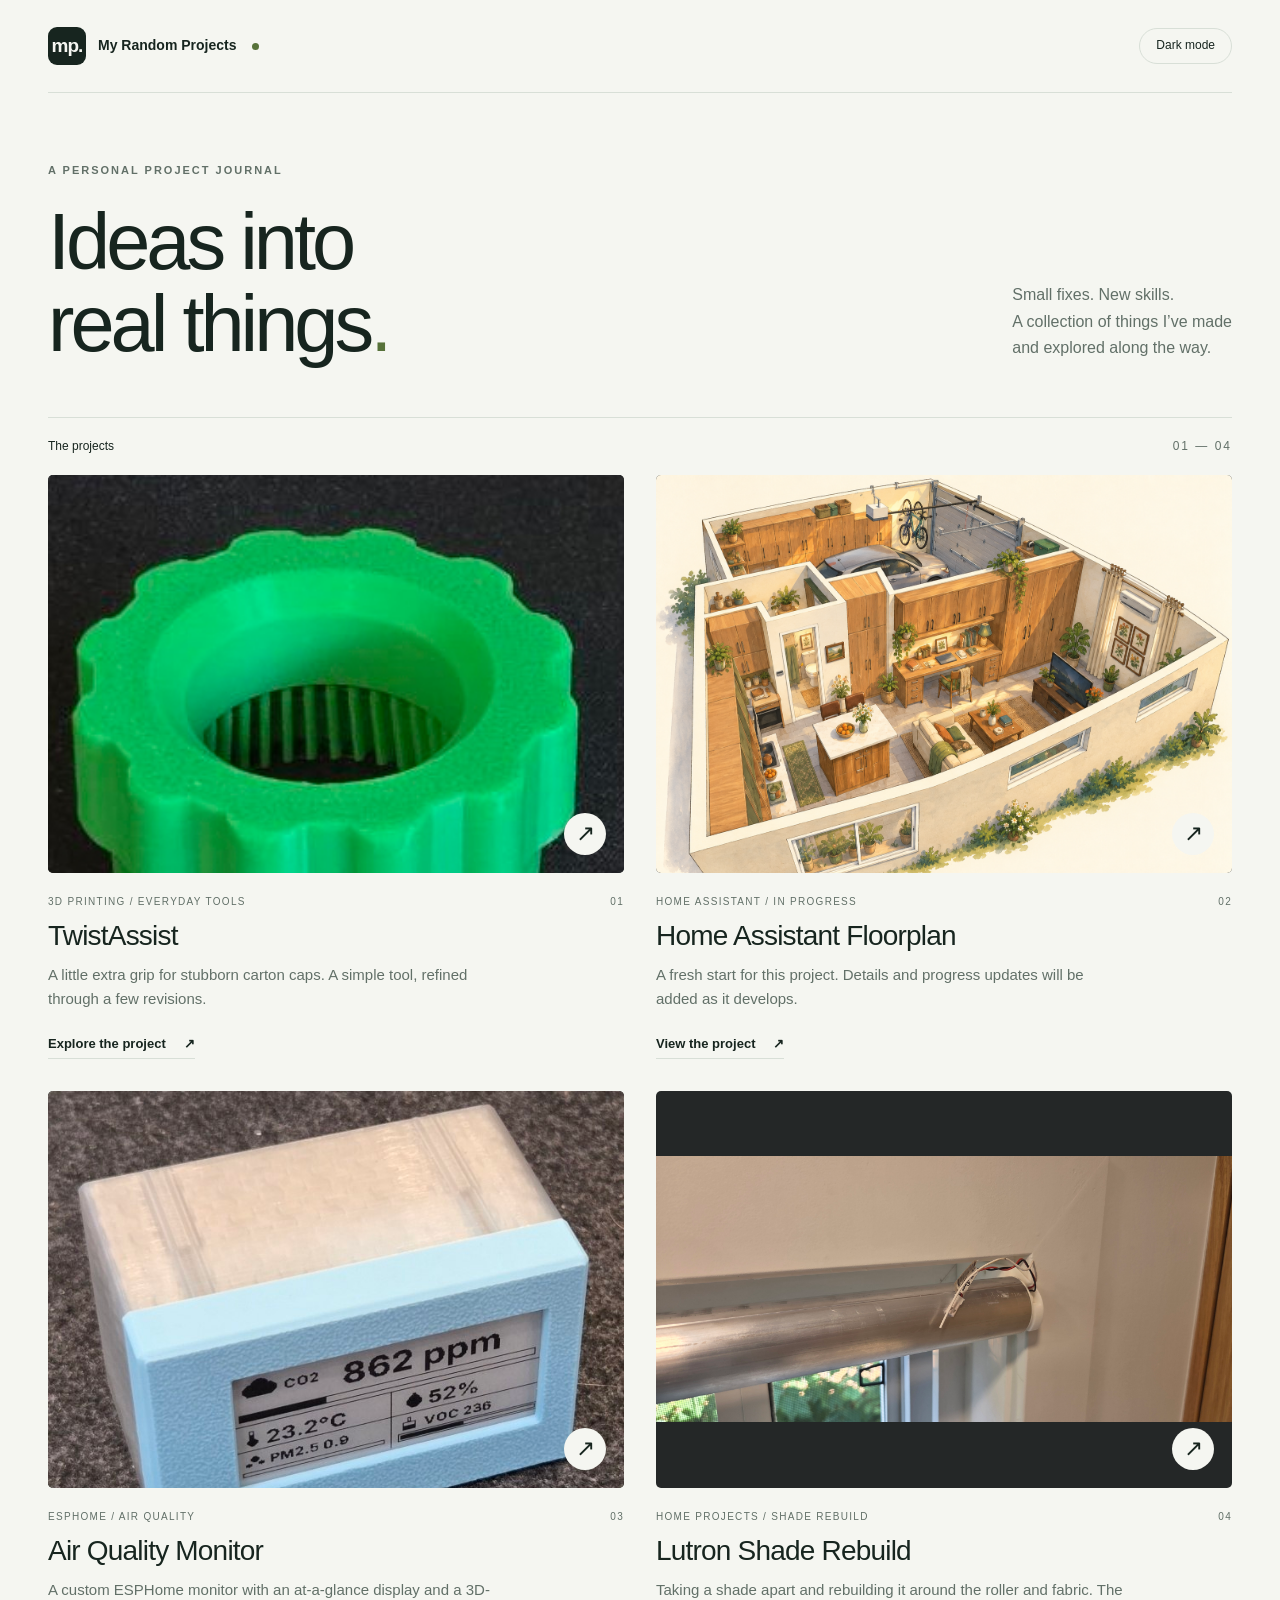
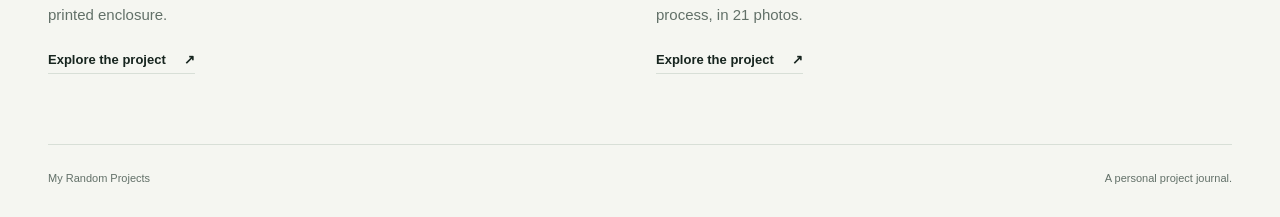
<file: index.html>
<!doctype html>
<html lang="en">
<head>
<meta charset="utf-8"><meta name="viewport" content="width=device-width, initial-scale=1">
<meta name="description" content="A personal collection of practical projects: TwistAssist, a Home Assistant floorplan, an ESPHome air quality monitor, and a Lutron shade rebuild."><meta name="color-scheme" content="light dark">
<title>The collection — My Random Projects</title>
<link rel="stylesheet" href="style.css"><script src="theme.js"></script>
<link rel="icon" type="image/svg+xml" href="favicon.svg">
</head>
<body><a class="skip" href="#content">Skip to content</a>
<div class="shell"><header class="site-header"><a class="brand" href="index.html"><span class="brand-mark" aria-hidden="true">mp.</span> My Random Projects<span class="brand-dot" aria-hidden="true"></span></a><button class="theme-toggle" type="button" aria-pressed="false" hidden>Dark mode</button></header>
<main id="content"><section class="page-head"><div><p class="eyebrow">A personal project journal</p><h1>Ideas into<br>real things<span class="accent">.</span></h1></div><p class="intro">Small fixes. New skills.<br>A collection of things I’ve made<br>and explored along the way.</p></section>
<div class="section-label"><h2>The projects</h2><span>01 — 04</span></div>
<section class="gallery" aria-label="Projects">
<a class="card" href="twistassist.html"><div class="photo cap"><img src="images/cartoncap/cappreview.jpg" alt="Green 3D-printed TwistAssist carton cap opener" width="322" height="314"><span class="image-arrow" aria-hidden="true">↗</span></div><div class="card-top"><span>3D printing / Everyday tools</span><span>01</span></div><h2>TwistAssist</h2><p>A little extra grip for stubborn carton caps. A simple tool, refined through a few revisions.</p><span class="text-link">Explore the project <span aria-hidden="true">↗</span></span></a>
<a class="card" href="hassfloorplan.html"><div class="photo"><img src="images/floorplan/suite-image.png" alt="Illustrated floorplan of the suite and garage, showing the kitchen, living area, desk, and bathroom" width="1451" height="1084"><span class="image-arrow" aria-hidden="true">↗</span></div><div class="card-top"><span>Home Assistant / In progress</span><span>02</span></div><h2>Home Assistant Floorplan</h2><p>A fresh start for this project. Details and progress updates will be added as it develops.</p><span class="text-link">View the project <span aria-hidden="true">↗</span></span></a>
<a class="card" href="air-quality-monitor.html"><div class="photo"><img src="images/air-quality/finished-monitor.jpg" alt="ESPHome air quality monitor in a blue and translucent printed enclosure" width="678" height="584"><span class="image-arrow" aria-hidden="true">↗</span></div><div class="card-top"><span>ESPHome / Air quality</span><span>03</span></div><h2>Air Quality Monitor</h2><p>A custom ESPHome monitor with an at-a-glance display and a 3D-printed enclosure.</p><span class="text-link">Explore the project <span aria-hidden="true">↗</span></span></a>
<a class="card" href="lutron-shade.html"><div class="photo"><img src="images/lutron-shade/20260803_164523.jpg" alt="Bare Lutron roller fitted to new window mounts" loading="lazy"><span class="image-arrow" aria-hidden="true">↗</span></div><div class="card-top"><span>Home projects / Shade rebuild</span><span>04</span></div><h2>Lutron Shade Rebuild</h2><p>Taking a shade apart and rebuilding it around the roller and fabric. The process, in 21 photos.</p><span class="text-link">Explore the project <span aria-hidden="true">↗</span></span></a></section></main>
<footer><a href="index.html">My Random Projects</a><span>A personal project journal.</span></footer></div>
</body></html>
</file>
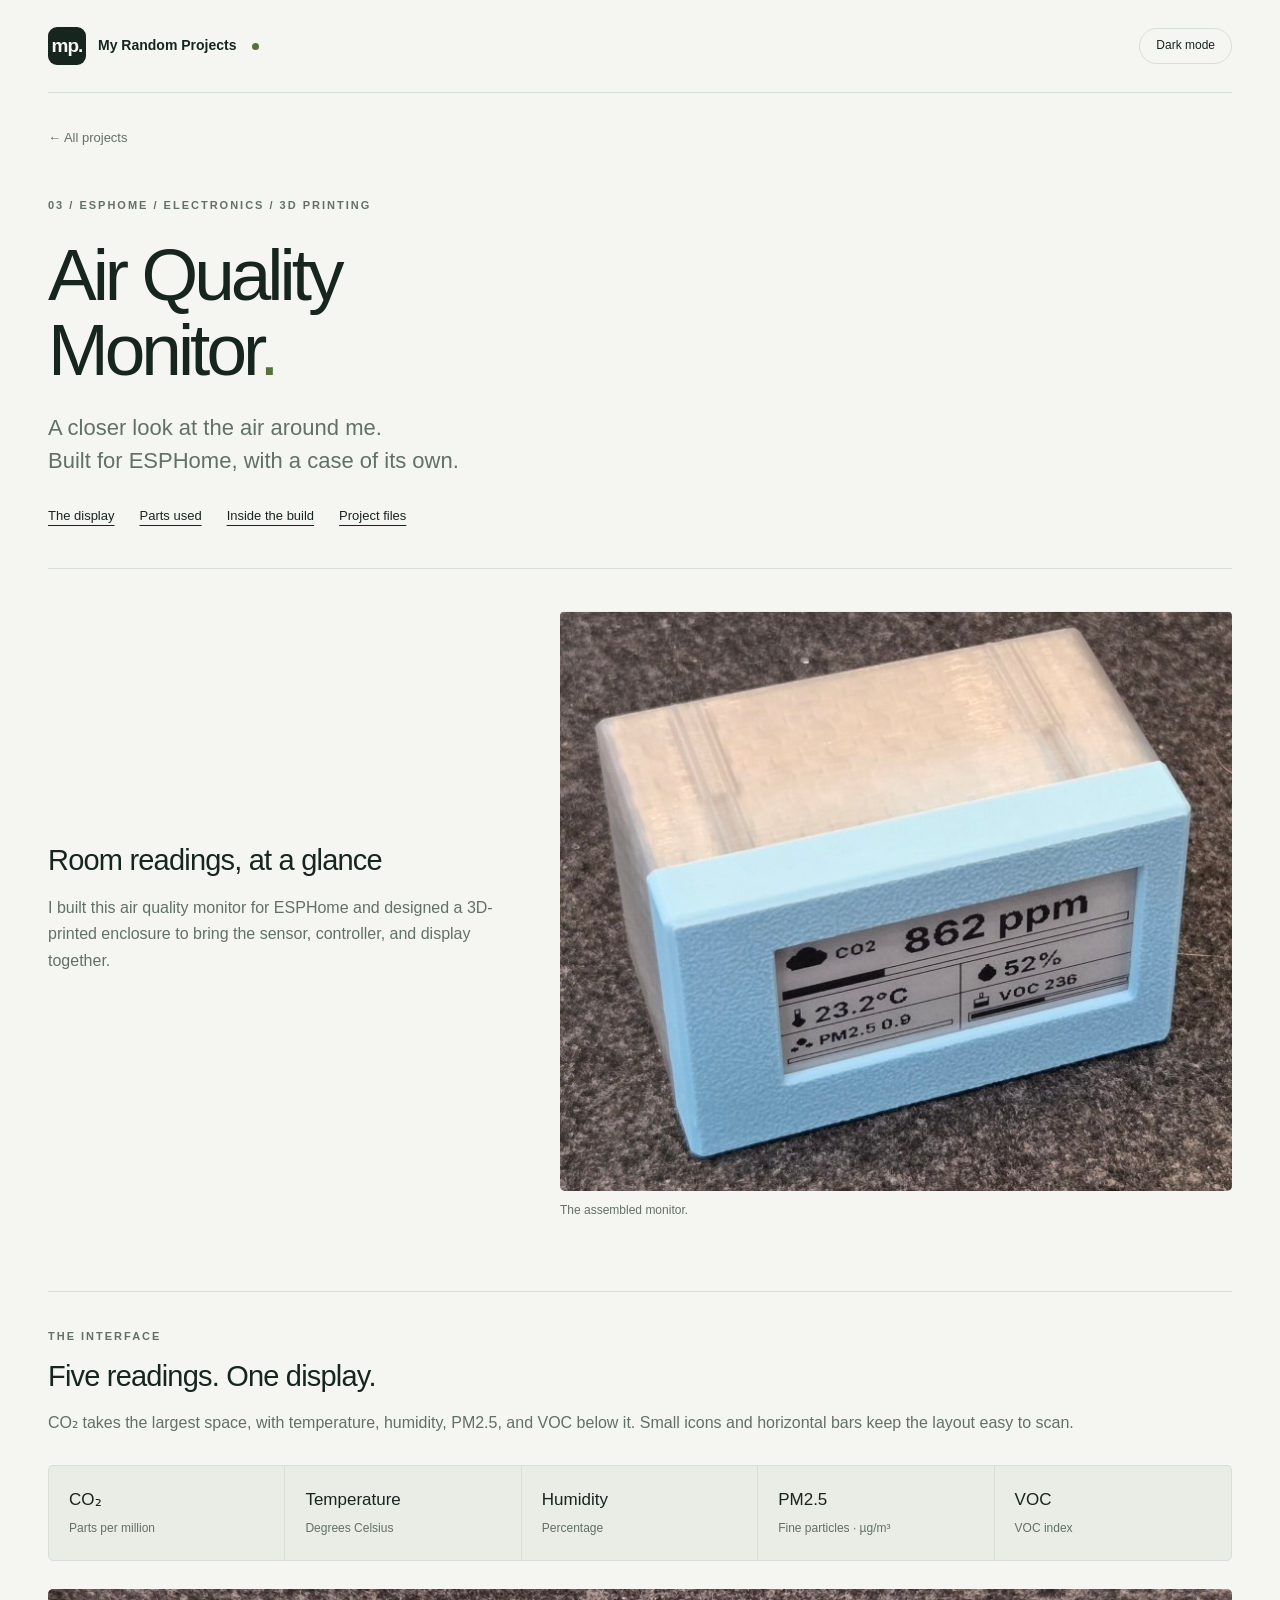
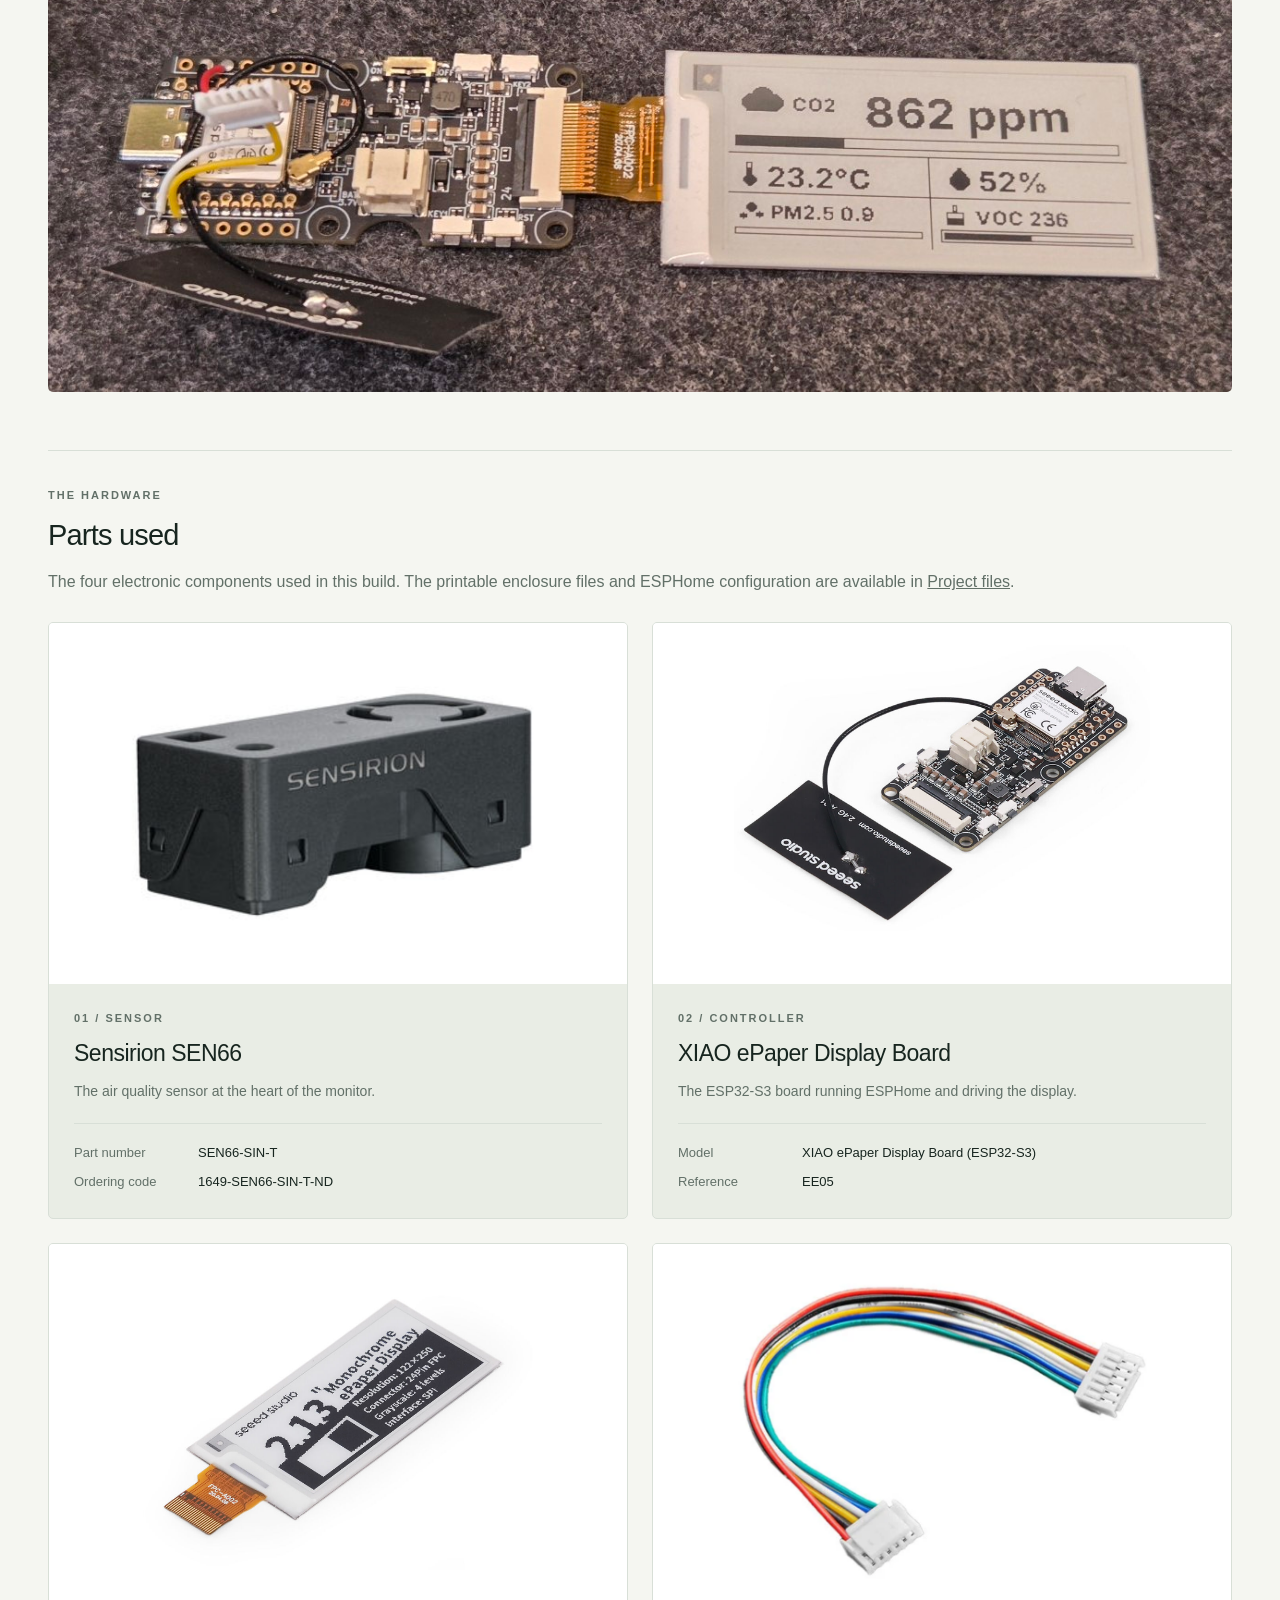
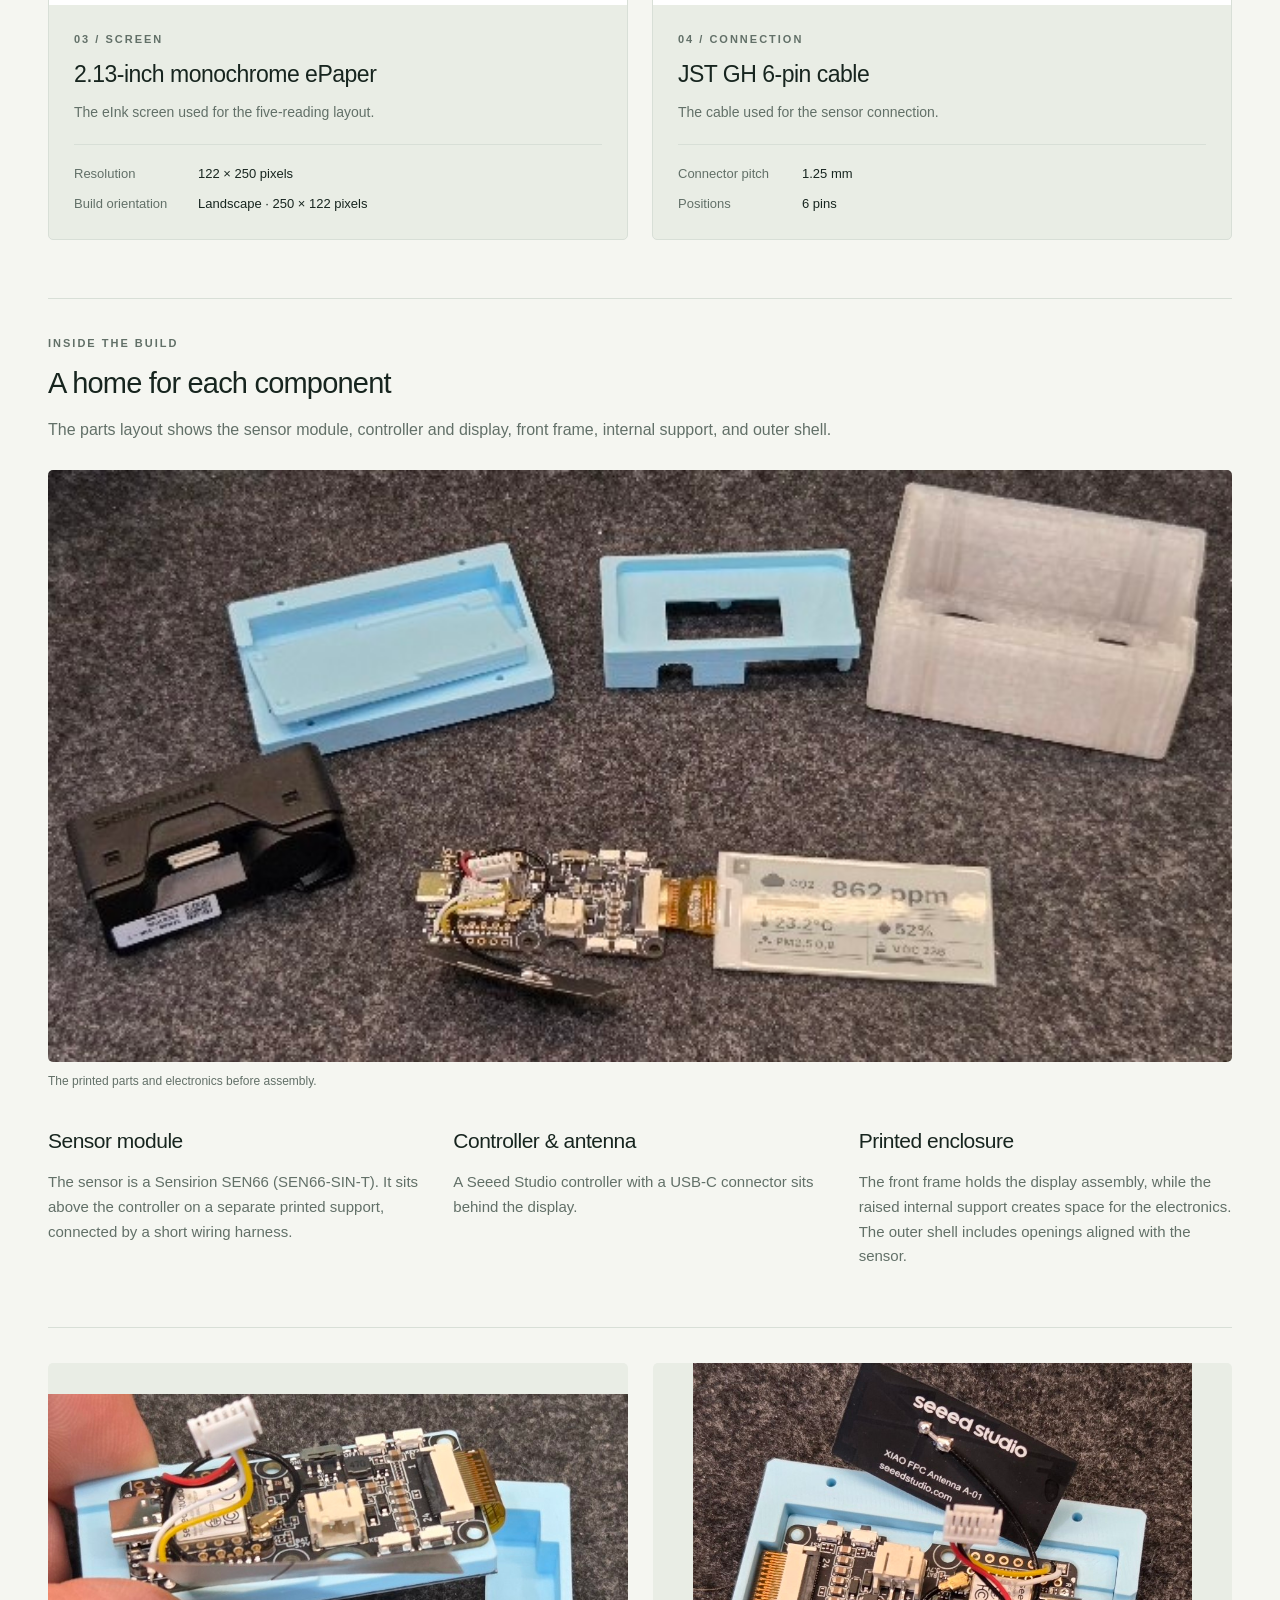
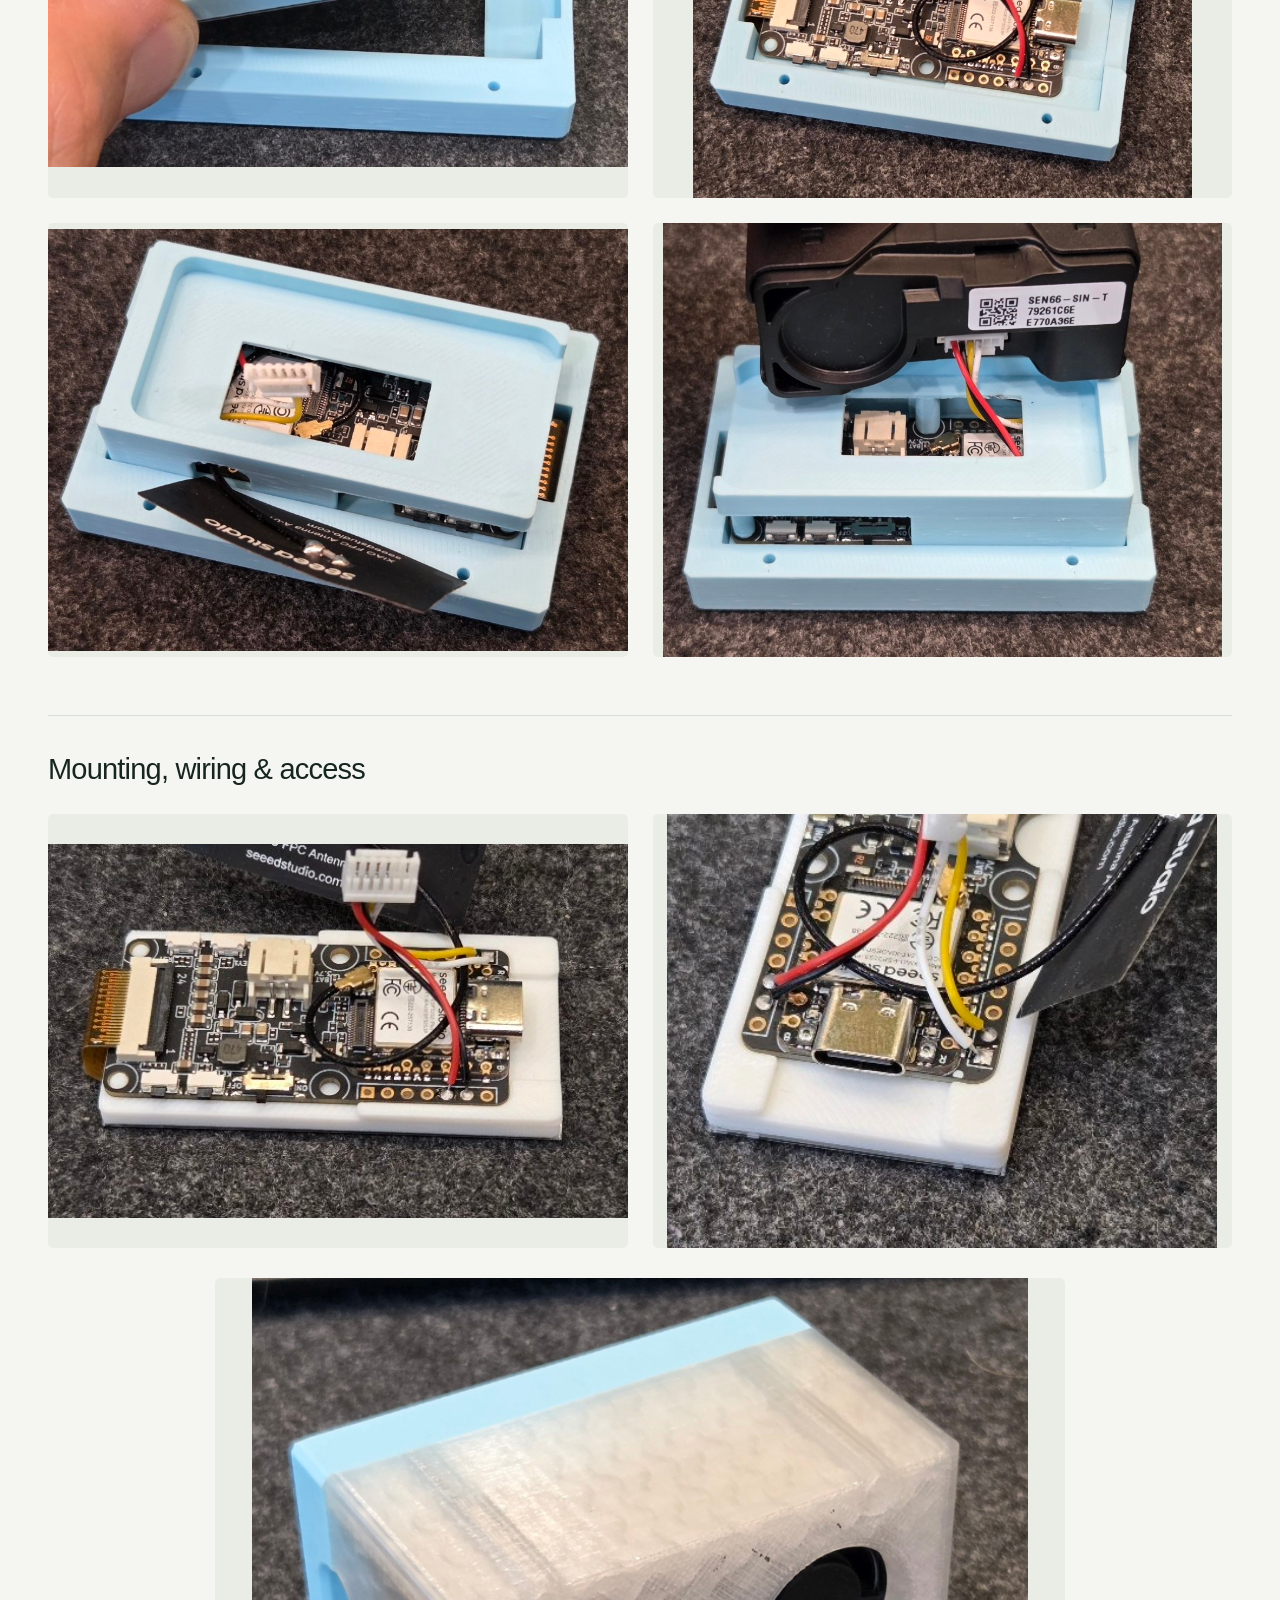
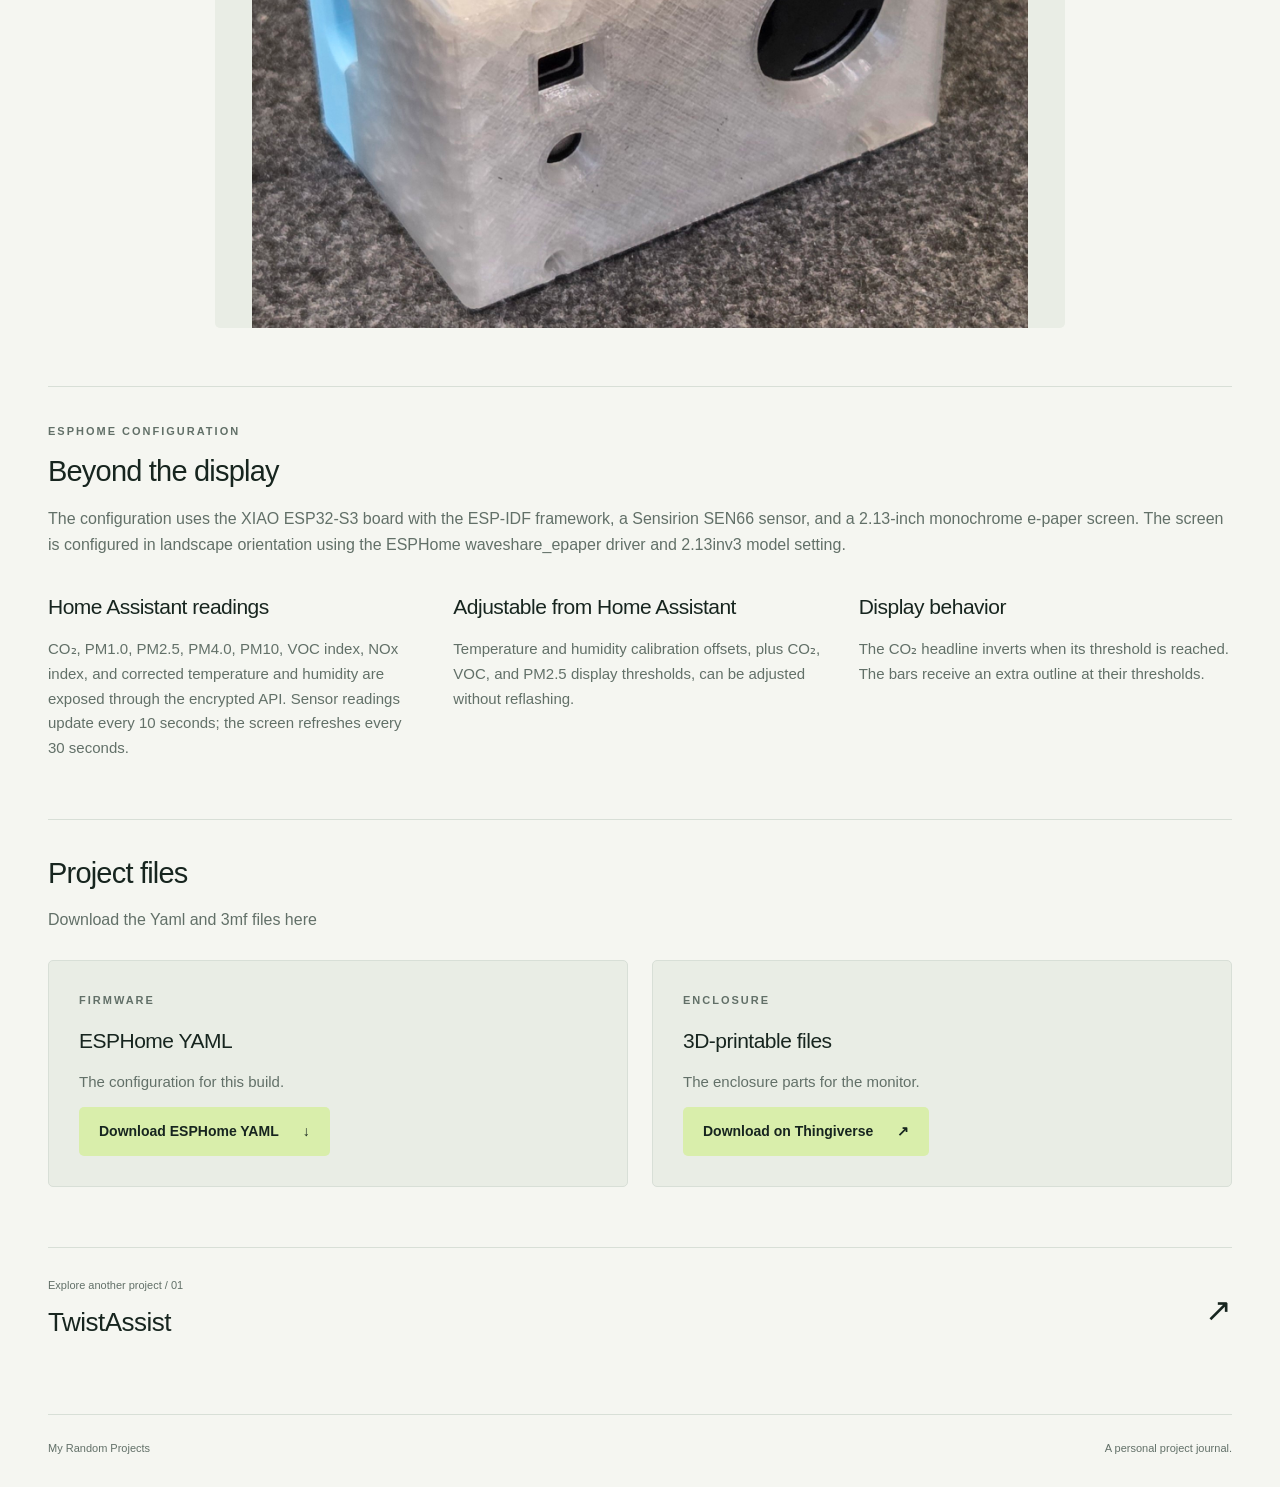
<file: air-quality-monitor.html>
<!doctype html>
<html lang="en">
<head>
<meta charset="utf-8"><meta name="viewport" content="width=device-width, initial-scale=1">
<meta name="description" content="A custom ESPHome air quality monitor with an on-device display and 3D-printed enclosure. Explore the electronics, assembly, and build photos."><meta name="color-scheme" content="light dark">
<title>Air Quality Monitor — My Random Projects</title>
<link rel="stylesheet" href="style.css"><script src="theme.js"></script>
<link rel="icon" type="image/svg+xml" href="favicon.svg">
</head>
<body><a class="skip" href="#content">Skip to content</a>
<div class="shell"><header class="site-header"><a class="brand" href="index.html"><span class="brand-mark" aria-hidden="true">mp.</span> My Random Projects<span class="brand-dot" aria-hidden="true"></span></a><button class="theme-toggle" type="button" aria-pressed="false" hidden>Dark mode</button></header>
<main id="content"><a class="back" href="index.html">← All projects</a>
<header class="detail-head"><p class="eyebrow">03 / ESPHome / Electronics / 3D printing</p><h1>Air Quality<br>Monitor<span class="accent">.</span></h1><p class="detail-deck">A closer look at the air around me.<br>Built for ESPHome, with a case of its own.</p><nav class="project-jumps" aria-label="On this page"><a href="#display">The display</a><a href="#parts">Parts used</a><a href="#build">Inside the build</a><a href="#files">Project files</a></nav></header>
<section class="overview aq-overview"><div><h2>Room readings, at a glance</h2><p>I built this air quality monitor for ESPHome and designed a 3D-printed enclosure to bring the sensor, controller, and display together.</p></div><figure><a href="images/air-quality/finished-monitor.jpg"><img src="images/air-quality/finished-monitor.jpg" width="678" height="584" alt="Finished air quality monitor with a blue frame, translucent case, and monochrome readings display"></a><figcaption>The assembled monitor.</figcaption></figure></section>
<section class="project-section" id="display"><div class="section-heading"><span class="eyebrow">The interface</span><h2>Five readings. One display.</h2><p>CO₂ takes the largest space, with temperature, humidity, PM2.5, and VOC below it. Small icons and horizontal bars keep the layout easy to scan.</p></div><ul class="reading-list"><li><strong>CO₂</strong><span>Parts per million</span></li><li><strong>Temperature</strong><span>Degrees Celsius</span></li><li><strong>Humidity</strong><span>Percentage</span></li><li><strong>PM2.5</strong><span>Fine particles · µg/m³</span></li><li><strong>VOC</strong><span>VOC index</span></li></ul><figure class="wide-image"><a href="images/air-quality/display-and-electronics.jpg"><img loading="lazy" src="images/air-quality/display-and-electronics.jpg" alt="Controller beside the connected display, showing CO2, temperature, humidity, PM2.5 and VOC"></a></figure></section>
<section class="project-section" id="parts"><div class="section-heading"><span class="eyebrow">The hardware</span><h2>Parts used</h2><p>The four electronic components used in this build. The printable enclosure files and ESPHome configuration are available in <a href="#files">Project files</a>.</p></div><div class="parts-grid">
<article class="part-card"><a class="part-image" href="images/air-quality/part-sen66.png"><img loading="lazy" src="images/air-quality/part-sen66.png" width="545" height="390" alt="Sensirion SEN66 sensor module"></a><div class="part-copy"><p class="eyebrow">01 / Sensor</p><h3>Sensirion SEN66</h3><p>The air quality sensor at the heart of the monitor.</p><dl><dt>Part number</dt><dd>SEN66-SIN-T</dd><dt>Ordering code</dt><dd>1649-SEN66-SIN-T-ND</dd></dl></div></article>
<article class="part-card"><a class="part-image" href="images/air-quality/part-xiao-epaper-board.png"><img loading="lazy" src="images/air-quality/part-xiao-epaper-board.png" width="689" height="525" alt="Seeed Studio XIAO ePaper Display Board with ESP32-S3 and attached antenna"></a><div class="part-copy"><p class="eyebrow">02 / Controller</p><h3>XIAO ePaper Display Board</h3><p>The ESP32-S3 board running ESPHome and driving the display.</p><dl><dt>Model</dt><dd>XIAO ePaper Display Board (ESP32-S3)</dd><dt>Reference</dt><dd>EE05</dd></dl></div></article>
<article class="part-card"><a class="part-image" href="images/air-quality/part-epaper-screen.png"><img loading="lazy" src="images/air-quality/part-epaper-screen.png" width="734" height="591" alt="Seeed Studio 2.13-inch monochrome e-paper display with ribbon connector"></a><div class="part-copy"><p class="eyebrow">03 / Screen</p><h3>2.13-inch monochrome ePaper</h3><p>The eInk screen used for the five-reading layout.</p><dl><dt>Resolution</dt><dd>122 × 250 pixels</dd><dt>Build orientation</dt><dd>Landscape · 250 × 122 pixels</dd></dl></div></article>
<article class="part-card"><a class="part-image" href="images/air-quality/part-jst-gh-cable.png"><img loading="lazy" src="images/air-quality/part-jst-gh-cable.png" width="889" height="675" alt="Six-wire cable with white six-pin connectors at both ends"></a><div class="part-copy"><p class="eyebrow">04 / Connection</p><h3>JST GH 6-pin cable</h3><p>The cable used for the sensor connection.</p><dl><dt>Connector pitch</dt><dd>1.25 mm</dd><dt>Positions</dt><dd>6 pins</dd></dl></div></article>
</div></section>
<section class="project-section" id="build"><div class="section-heading"><span class="eyebrow">Inside the build</span><h2>A home for each component</h2><p>The parts layout shows the sensor module, controller and display, front frame, internal support, and outer shell.</p></div><figure class="wide-image"><a href="images/air-quality/parts-layout.jpg"><img loading="lazy" src="images/air-quality/parts-layout.jpg" alt="Disassembled monitor with its three printed enclosure pieces, sensor module, controller and screen laid out"></a><figcaption>The printed parts and electronics before assembly.</figcaption></figure><div class="build-notes"><div><h3>Sensor module</h3><p>The sensor is a Sensirion SEN66 (SEN66-SIN-T). It sits above the controller on a separate printed support, connected by a short wiring harness.</p></div><div><h3>Controller &amp; antenna</h3><p>A Seeed Studio controller with a USB-C connector sits behind the display.</p></div><div><h3>Printed enclosure</h3><p>The front frame holds the display assembly, while the raised internal support creates space for the electronics. The outer shell includes openings aligned with the sensor.</p></div></div></section>
<section class="project-section"><div class="image-grid">
<figure><a href="images/air-quality/display-fit.jpg"><img loading="lazy" src="images/air-quality/display-fit.jpg" alt="Display and controller assembly lifted out of the blue printed front frame"></a></figure>
<figure><a href="images/air-quality/controller-and-antenna.jpg"><img loading="lazy" src="images/air-quality/controller-and-antenna.jpg" alt="Controller seated in the blue front frame with its flexible external antenna and sensor connector"></a></figure>
<figure><a href="images/air-quality/internal-support.jpg"><img loading="lazy" src="images/air-quality/internal-support.jpg" alt="Raised blue internal support over the controller, with a rectangular opening over the board"></a></figure>
<figure><a href="images/air-quality/sensor-mounted.jpg"><img loading="lazy" src="images/air-quality/sensor-mounted.jpg" alt="SEN66-labeled sensor module resting on the printed support with its wiring harness connected"></a></figure>
</div></section>
<section class="project-section"><div class="section-heading"><h2>Mounting, wiring &amp; access</h2></div><div class="image-grid"><figure><a href="images/air-quality/controller-carrier.jpg"><img loading="lazy" src="images/air-quality/controller-carrier.jpg" alt="Controller and display board on a white printed carrier with the sensor connector above"></a></figure><figure><a href="images/air-quality/wiring-detail.jpg"><img loading="lazy" src="images/air-quality/wiring-detail.jpg" alt="Close-up of the USB-C connector, soldered sensor wires and antenna lead"></a></figure></div><figure class="aq-rear"><a href="images/air-quality/rear-enclosure.jpg"><img loading="lazy" src="images/air-quality/rear-enclosure.jpg" alt="Translucent rear enclosure with a large circular sensor opening and smaller connector cutouts"></a></figure></section>
<section class="project-section" id="configuration"><div class="section-heading"><span class="eyebrow">ESPHome configuration</span><h2>Beyond the display</h2><p>The configuration uses the XIAO ESP32-S3 board with the ESP-IDF framework, a Sensirion SEN66 sensor, and a 2.13-inch monochrome e-paper screen. The screen is configured in landscape orientation using the ESPHome waveshare_epaper driver and 2.13inv3 model setting.</p></div><div class="build-notes"><div><h3>Home Assistant readings</h3><p>CO₂, PM1.0, PM2.5, PM4.0, PM10, VOC index, NOx index, and corrected temperature and humidity are exposed through the encrypted API. Sensor readings update every 10 seconds; the screen refreshes every 30 seconds.</p></div><div><h3>Adjustable from Home Assistant</h3><p>Temperature and humidity calibration offsets, plus CO₂, VOC, and PM2.5 display thresholds, can be adjusted without reflashing.</p></div><div><h3>Display behavior</h3><p>The CO₂ headline inverts when its threshold is reached. The bars receive an extra outline at their thresholds.</p></div></div></section>
<section class="project-section" id="files"><div class="section-heading"><h2>Project files</h2><p>Download the Yaml and 3mf files here</p></div><div class="download-grid"><div class="download-card"><span class="eyebrow">Firmware</span><h3>ESPHome YAML</h3><p>The configuration for this build.</p><a class="button" href="downloads/airqsensor.yaml" download="airqsensor.yaml">Download ESPHome YAML <span aria-hidden="true">↓</span></a></div><div class="download-card"><span class="eyebrow">Enclosure</span><h3>3D-printable files</h3><p>The enclosure parts for the monitor.</p><a class="button" href="https://www.thingiverse.com/thing:7415434">Download on Thingiverse <span aria-hidden="true">↗</span></a></div></div></section>
<a class="next" href="twistassist.html"><div><small>Explore another project / 01</small><strong>TwistAssist</strong></div><span aria-hidden="true">↗</span></a></main>
<footer><a href="index.html">My Random Projects</a><span>A personal project journal.</span></footer></div>
</body></html>
</file>
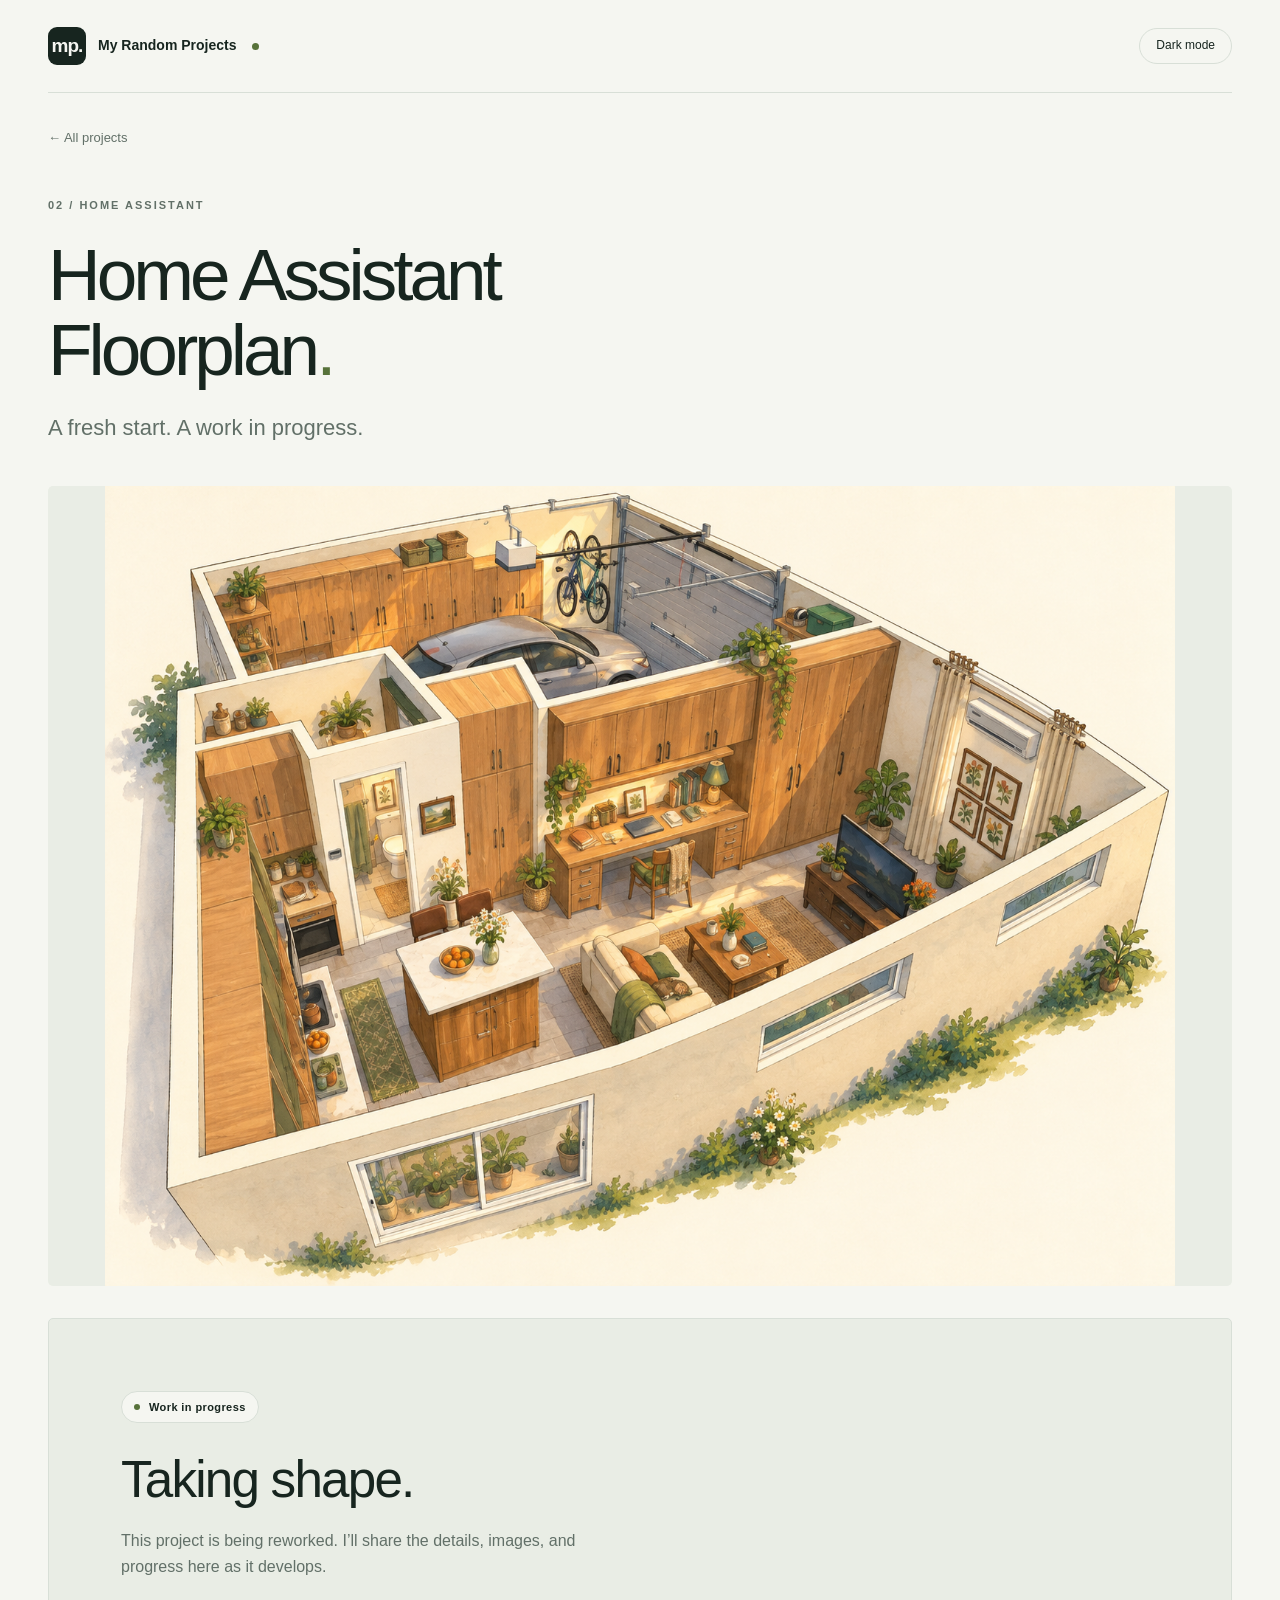
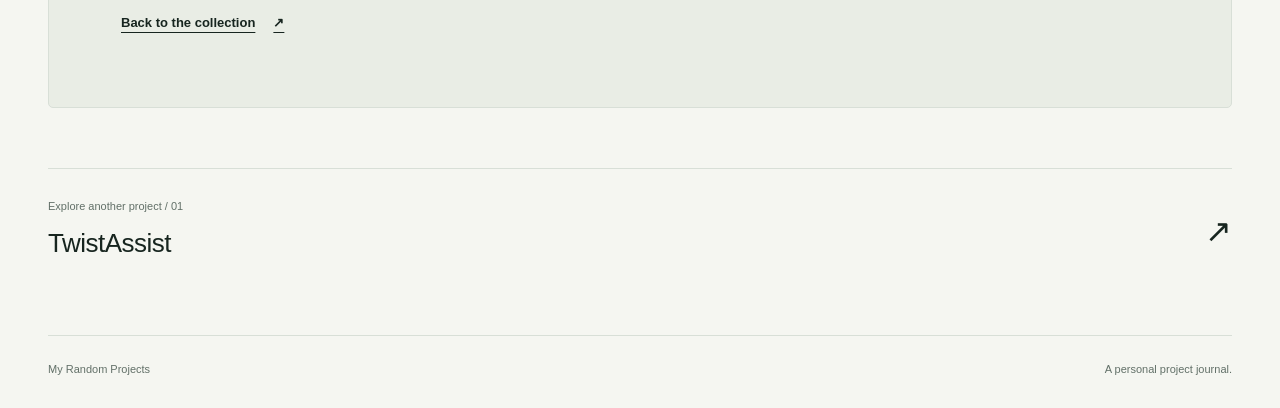
<file: hassfloorplan.html>
<!doctype html>
<html lang="en">
<head>
<meta charset="utf-8"><meta name="viewport" content="width=device-width, initial-scale=1">
<meta name="description" content="Home Assistant Floorplan is a work in progress. Follow along as the project takes shape."><meta name="color-scheme" content="light dark">
<title>Home Assistant Floorplan — My Random Projects</title>
<link rel="stylesheet" href="style.css"><script src="theme.js"></script>
<link rel="icon" type="image/svg+xml" href="favicon.svg">
</head>
<body><a class="skip" href="#content">Skip to content</a>
<div class="shell"><header class="site-header"><a class="brand" href="index.html"><span class="brand-mark" aria-hidden="true">mp.</span> My Random Projects<span class="brand-dot" aria-hidden="true"></span></a><button class="theme-toggle" type="button" aria-pressed="false" hidden>Dark mode</button></header>
<main id="content"><a class="back" href="index.html">← All projects</a>
<header class="detail-head"><p class="eyebrow">02 / Home Assistant</p><h1>Home Assistant<br>Floorplan<span class="accent">.</span></h1><p class="detail-deck">A fresh start. A work in progress.</p></header>
<figure class="wide-image floorplan-main"><a href="images/floorplan/suite-image.png"><img src="images/floorplan/suite-image.png" alt="Illustrated floorplan of the suite and garage, showing the kitchen, living area, desk, and bathroom" width="1451" height="1084"></a></figure>
<section class="wip-panel" aria-labelledby="wip-title"><span class="status-badge">Work in progress</span><h2 id="wip-title">Taking shape.</h2><p>This project is being reworked. I’ll share the details, images, and progress here as it develops.</p><a class="text-link" href="index.html">Back to the collection <span aria-hidden="true">↗</span></a></section>
<a class="next" href="twistassist.html"><div><small>Explore another project / 01</small><strong>TwistAssist</strong></div><span aria-hidden="true">↗</span></a></main>
<footer><a href="index.html">My Random Projects</a><span>A personal project journal.</span></footer></div>
</body></html>
</file>
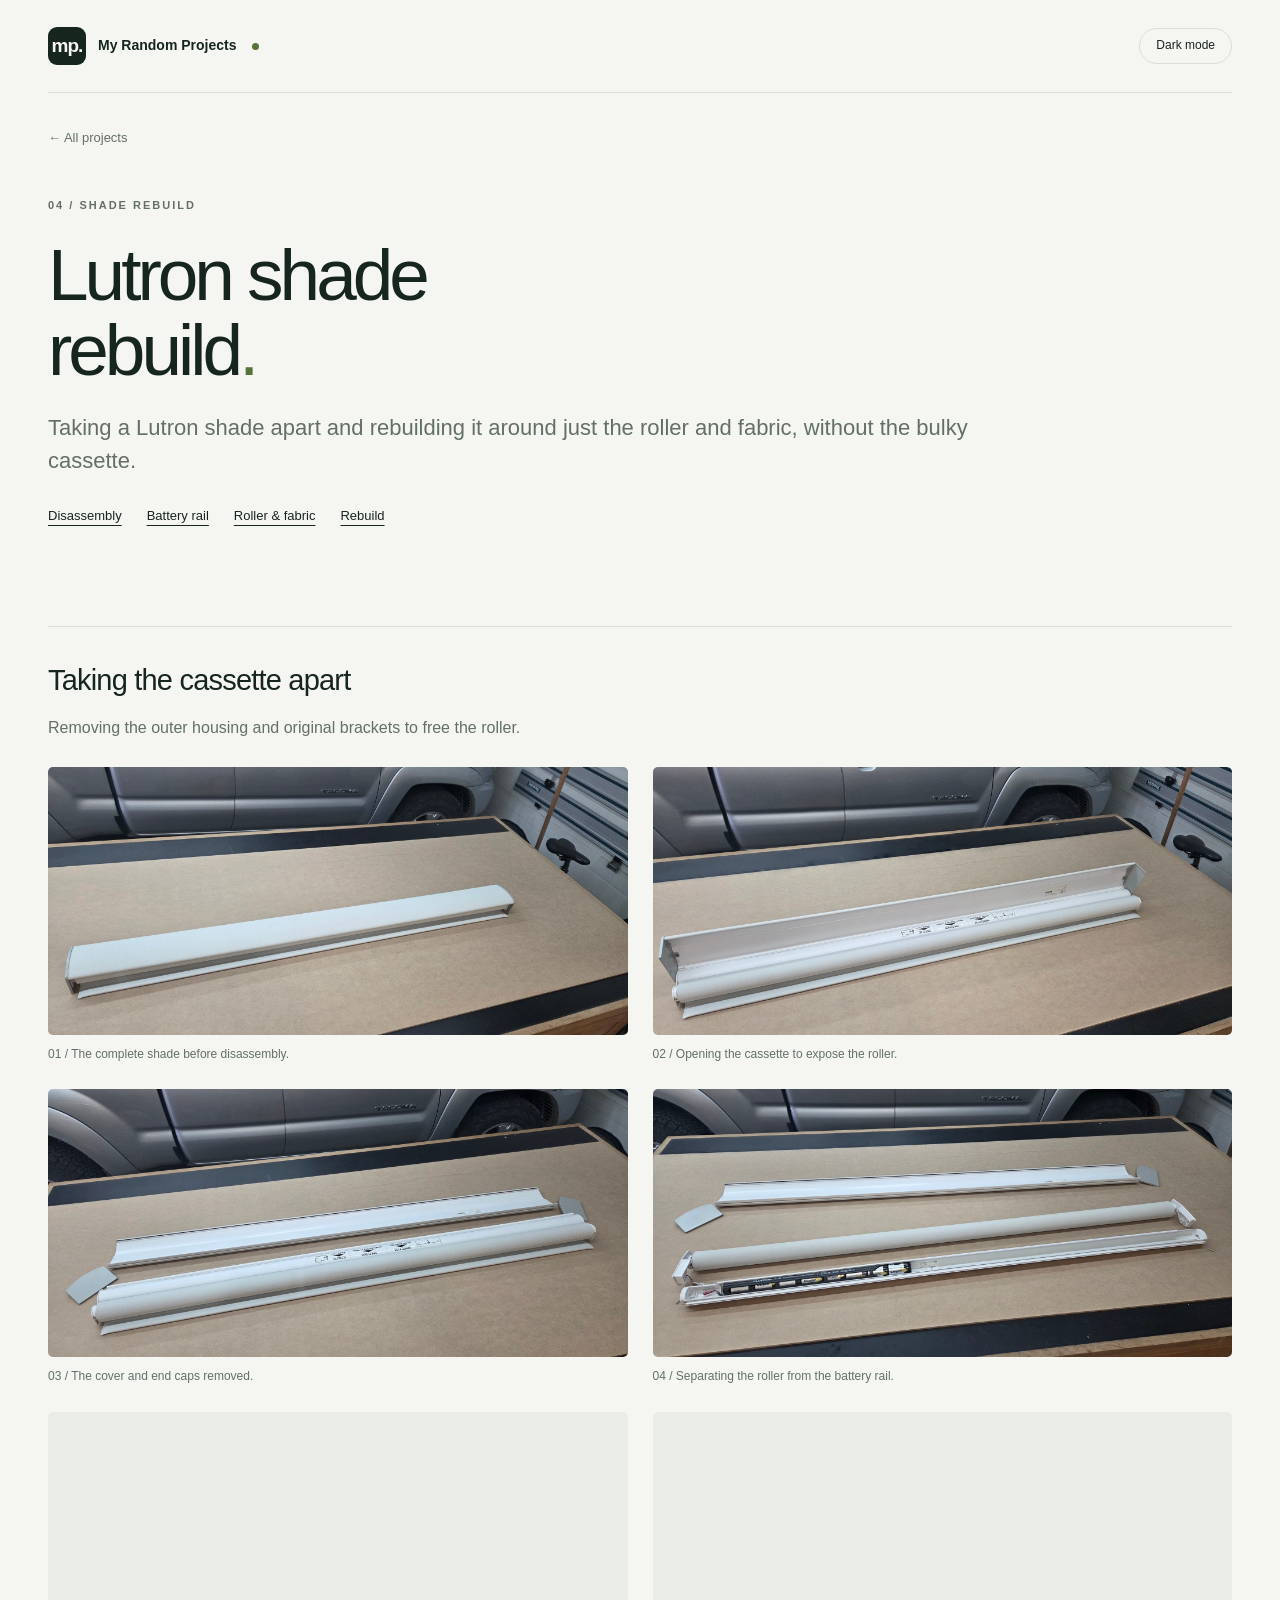
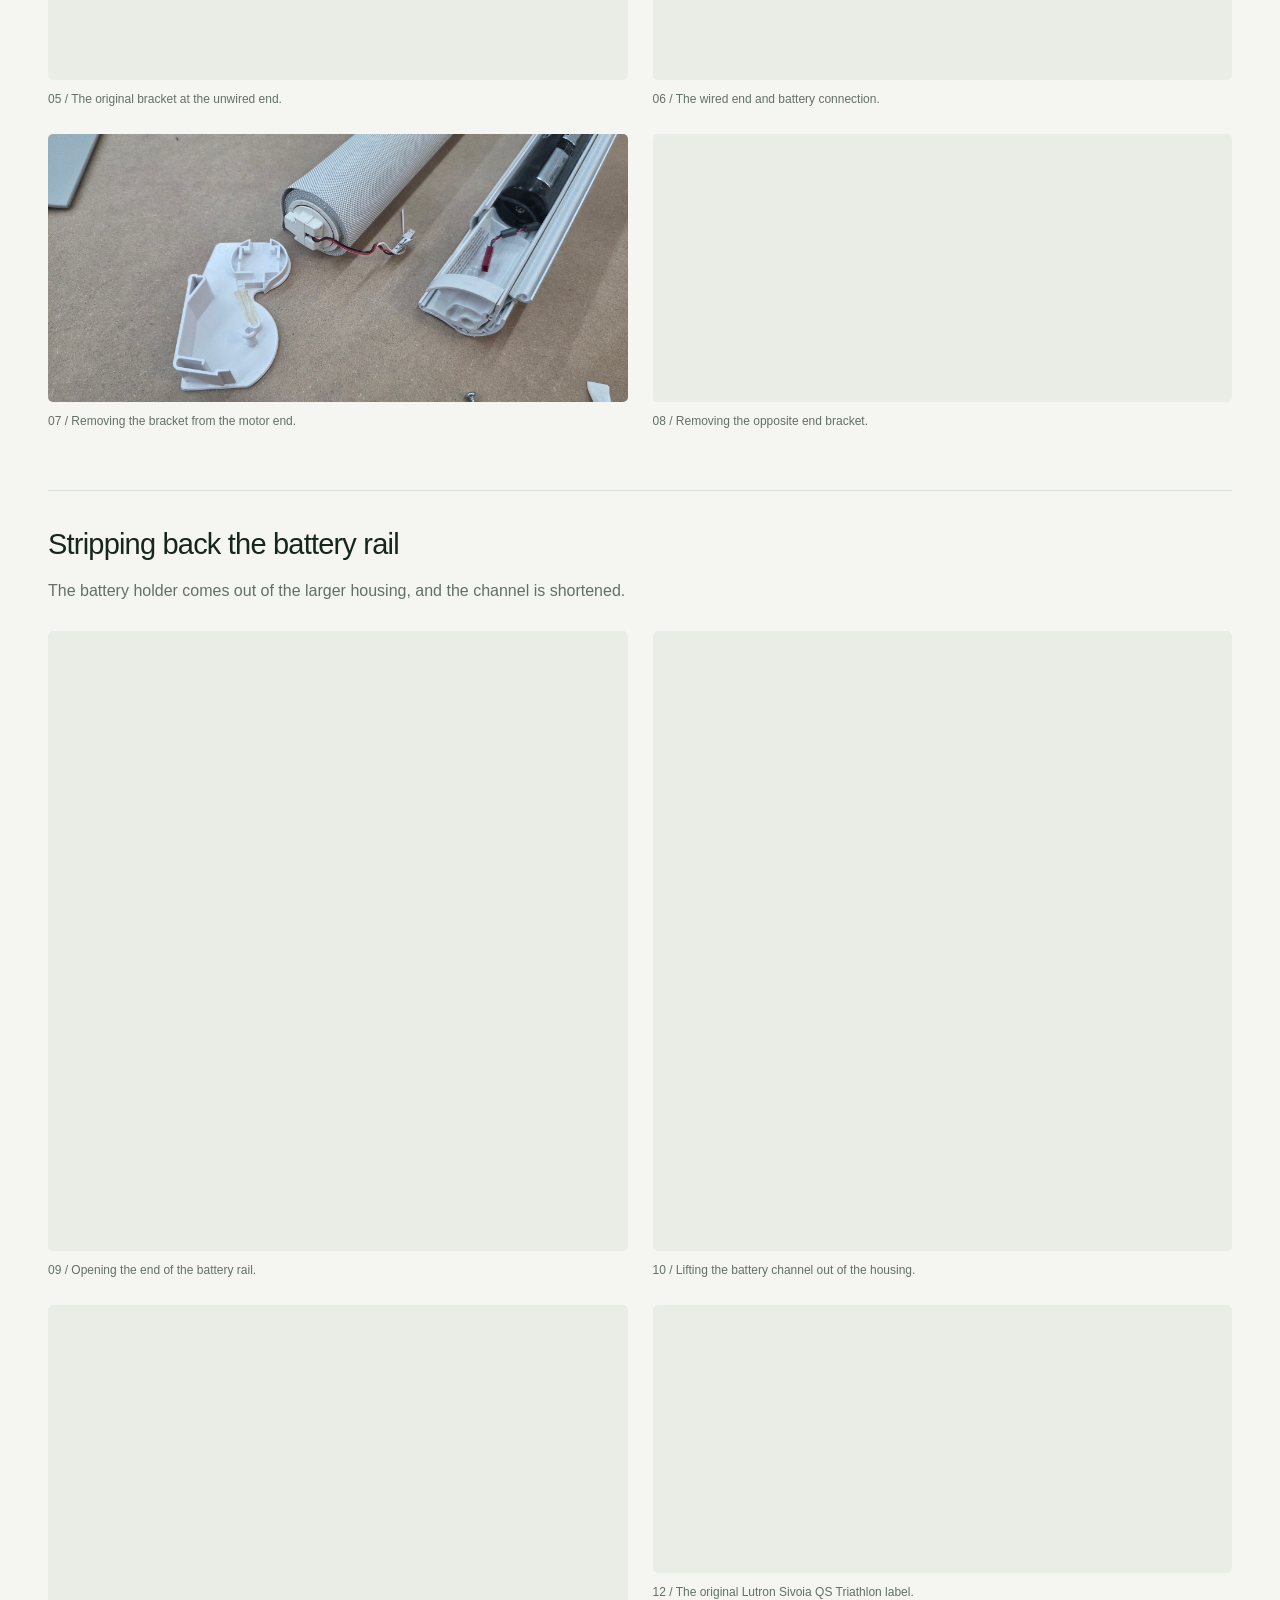
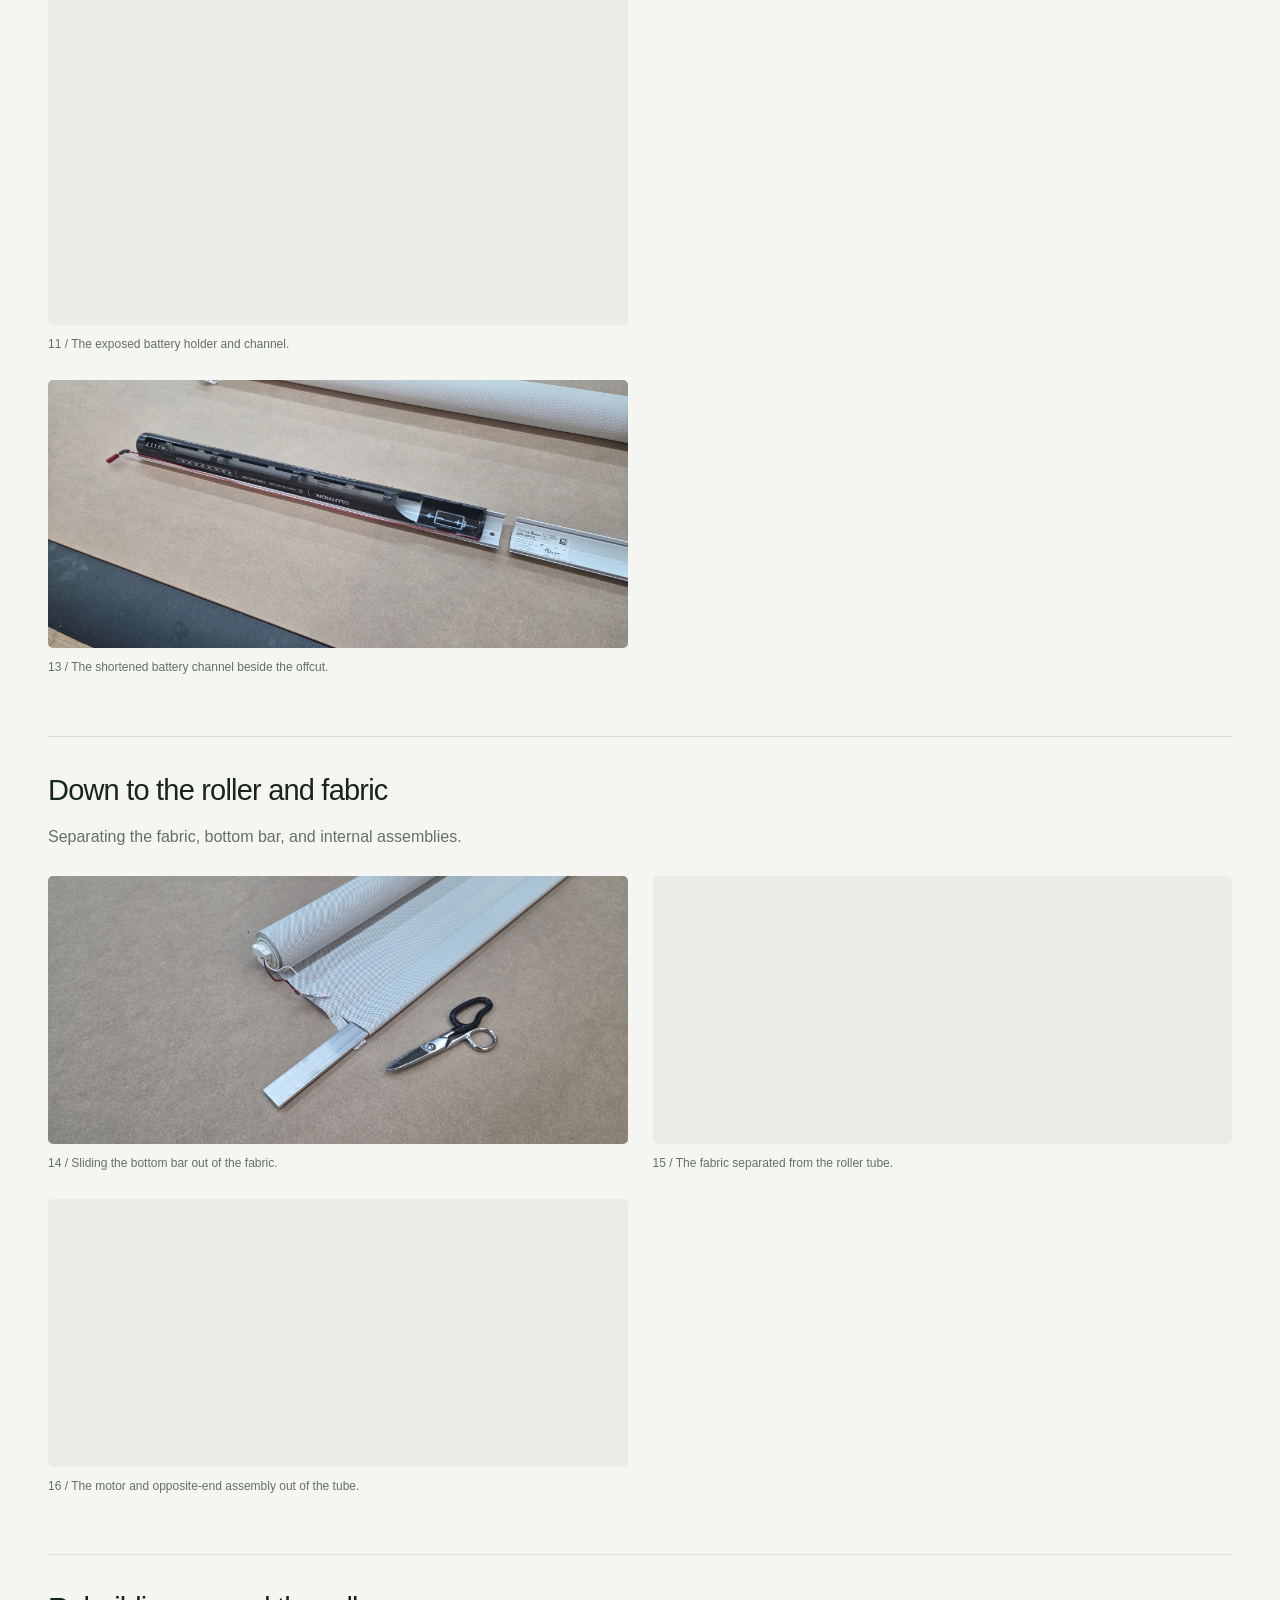
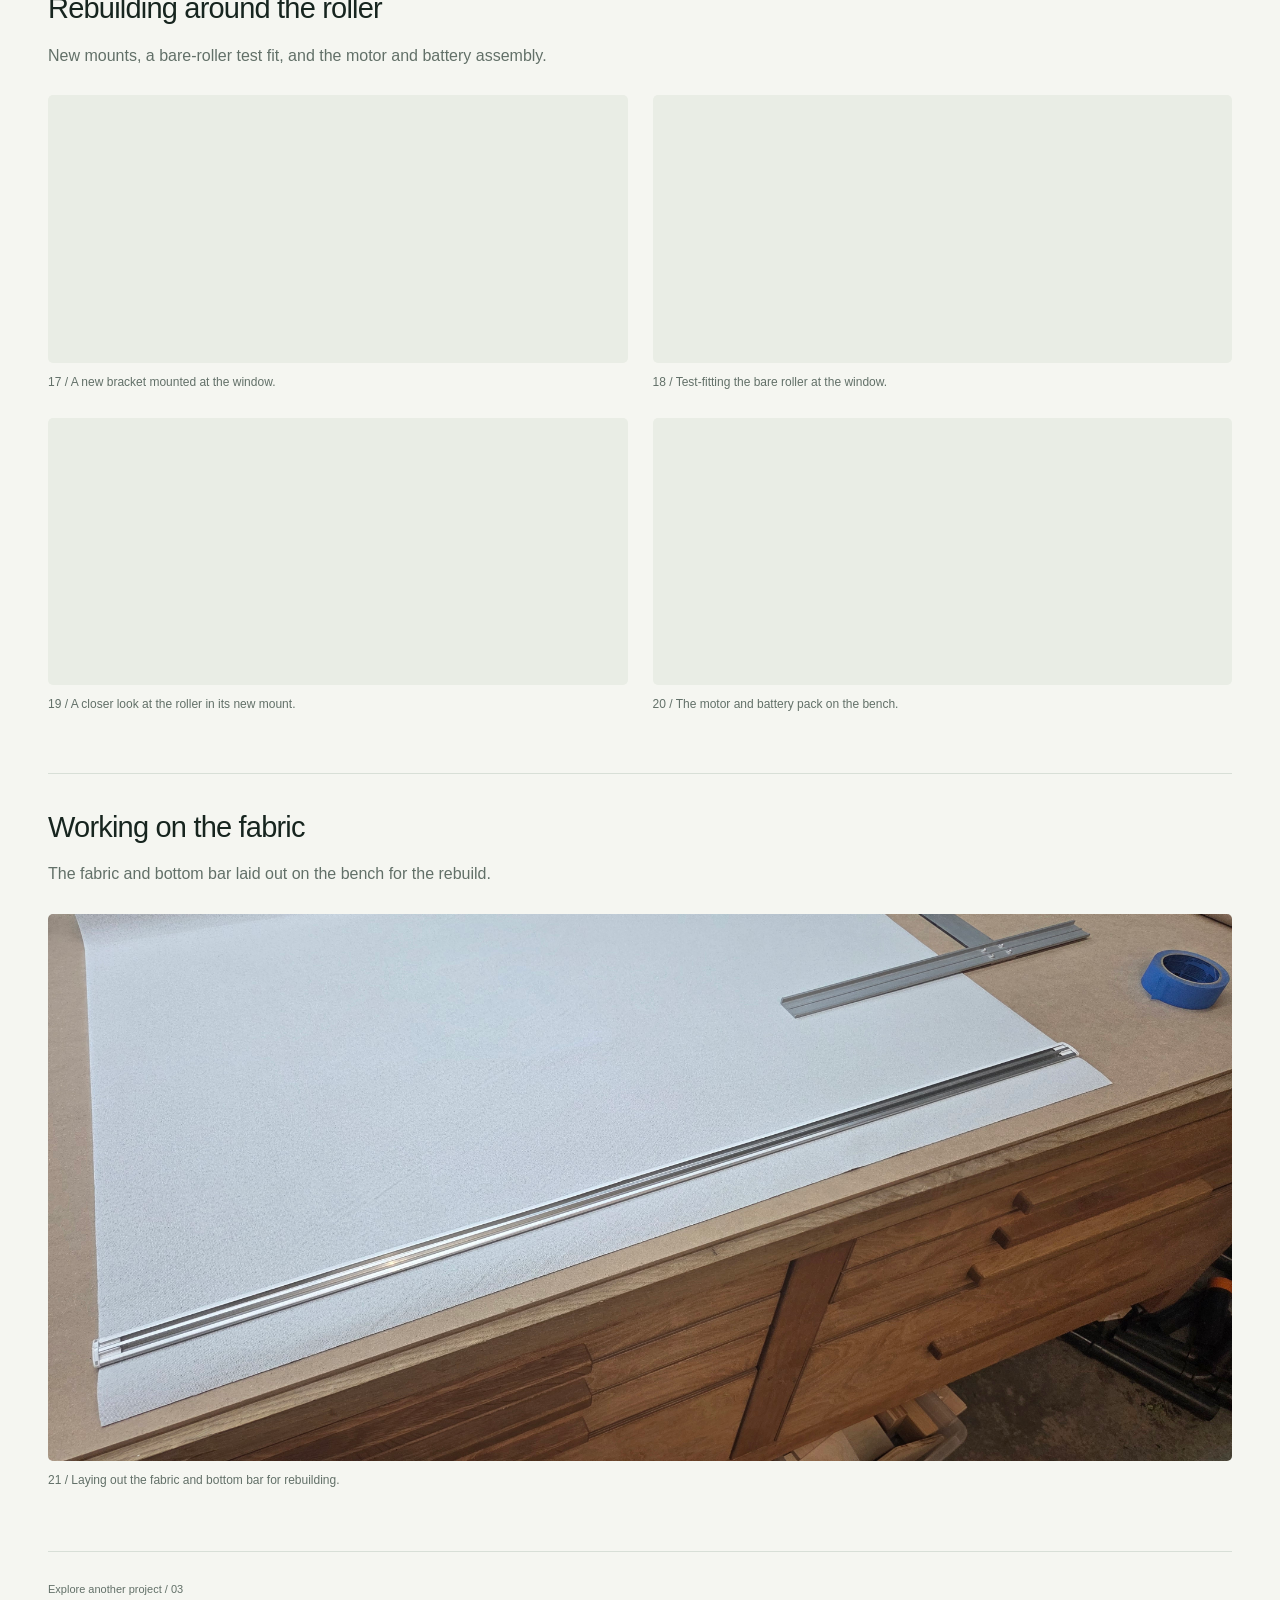
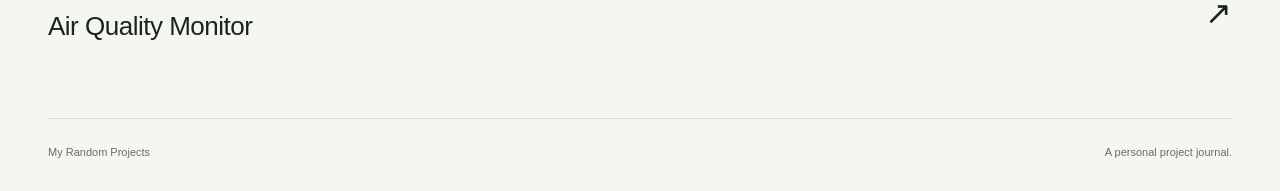
<file: lutron-shade.html>
<!doctype html>
<html lang="en">
<head>
<meta charset="utf-8"><meta name="viewport" content="width=device-width, initial-scale=1">
<meta name="description" content="A photo journal of taking apart a Lutron shade and rebuilding it around the roller and fabric."><meta name="color-scheme" content="light dark">
<title>Lutron Shade Rebuild — My Random Projects</title>
<link rel="stylesheet" href="style.css"><script src="theme.js"></script>
<link rel="icon" type="image/svg+xml" href="favicon.svg">
</head>
<body><a class="skip" href="#content">Skip to content</a>
<div class="shell"><header class="site-header"><a class="brand" href="index.html"><span class="brand-mark" aria-hidden="true">mp.</span> My Random Projects<span class="brand-dot" aria-hidden="true"></span></a><button class="theme-toggle" type="button" aria-pressed="false" hidden>Dark mode</button></header>
<main id="content"><a class="back" href="index.html">← All projects</a>
<header class="detail-head"><p class="eyebrow">04 / Shade rebuild</p><h1>Lutron shade<br>rebuild<span class="accent">.</span></h1><p class="detail-deck">Taking a Lutron shade apart and rebuilding it around just the roller and fabric, without the bulky cassette.</p>
<nav class="project-jumps" aria-label="Project sections"><a href="#disassembly">Disassembly</a><a href="#battery">Battery rail</a><a href="#roller">Roller &amp; fabric</a><a href="#mounting">Rebuild</a></nav></header><section class="project-section" id="disassembly"><div class="section-heading"><h2>Taking the cassette apart</h2><p>Removing the outer housing and original brackets to free the roller.</p></div><div class="image-grid shade-gallery"><figure><a href="images/lutron-shade/20260803_154215.jpg"><img src="images/lutron-shade/20260803_154215.jpg" alt="The complete shade before disassembly." loading="lazy" decoding="async" width="4000" height="1848"></a><figcaption>01 / The complete shade before disassembly.</figcaption></figure><figure><a href="images/lutron-shade/20260803_154229.jpg"><img src="images/lutron-shade/20260803_154229.jpg" alt="Opening the cassette to expose the roller." loading="lazy" decoding="async" width="4000" height="1848"></a><figcaption>02 / Opening the cassette to expose the roller.</figcaption></figure><figure><a href="images/lutron-shade/20260803_154331.jpg"><img src="images/lutron-shade/20260803_154331.jpg" alt="The cover and end caps removed." loading="lazy" decoding="async" width="4000" height="1848"></a><figcaption>03 / The cover and end caps removed.</figcaption></figure><figure><a href="images/lutron-shade/20260803_154723.jpg"><img src="images/lutron-shade/20260803_154723.jpg" alt="Separating the roller from the battery rail." loading="lazy" decoding="async" width="4000" height="1848"></a><figcaption>04 / Separating the roller from the battery rail.</figcaption></figure><figure><a href="images/lutron-shade/20260803_154726.jpg"><img src="images/lutron-shade/20260803_154726.jpg" alt="The original bracket at the unwired end." loading="lazy" decoding="async" width="4000" height="1848"></a><figcaption>05 / The original bracket at the unwired end.</figcaption></figure><figure><a href="images/lutron-shade/20260803_154730.jpg"><img src="images/lutron-shade/20260803_154730.jpg" alt="The wired end and battery connection." loading="lazy" decoding="async" width="4000" height="1848"></a><figcaption>06 / The wired end and battery connection.</figcaption></figure><figure><a href="images/lutron-shade/20260803_154751.jpg"><img src="images/lutron-shade/20260803_154751.jpg" alt="Removing the bracket from the motor end." loading="lazy" decoding="async" width="4000" height="1848"></a><figcaption>07 / Removing the bracket from the motor end.</figcaption></figure><figure><a href="images/lutron-shade/20260803_154801.jpg"><img src="images/lutron-shade/20260803_154801.jpg" alt="Removing the opposite end bracket." loading="lazy" decoding="async" width="4000" height="1848"></a><figcaption>08 / Removing the opposite end bracket.</figcaption></figure></div></section><section class="project-section" id="battery"><div class="section-heading"><h2>Stripping back the battery rail</h2><p>The battery holder comes out of the larger housing, and the channel is shortened.</p></div><div class="image-grid shade-gallery"><figure><a href="images/lutron-shade/20260803_154941.jpg"><img src="images/lutron-shade/20260803_154941.jpg" alt="Opening the end of the battery rail." loading="lazy" decoding="async" width="1848" height="4000"></a><figcaption>09 / Opening the end of the battery rail.</figcaption></figure><figure><a href="images/lutron-shade/20260803_155208.jpg"><img src="images/lutron-shade/20260803_155208.jpg" alt="Lifting the battery channel out of the housing." loading="lazy" decoding="async" width="1848" height="4000"></a><figcaption>10 / Lifting the battery channel out of the housing.</figcaption></figure><figure><a href="images/lutron-shade/20260803_155224.jpg"><img src="images/lutron-shade/20260803_155224.jpg" alt="The exposed battery holder and channel." loading="lazy" decoding="async" width="1848" height="4000"></a><figcaption>11 / The exposed battery holder and channel.</figcaption></figure><figure><a href="images/lutron-shade/20260803_155235.jpg"><img src="images/lutron-shade/20260803_155235.jpg" alt="The original Lutron Sivoia QS Triathlon label." loading="lazy" decoding="async" width="4000" height="1848"></a><figcaption>12 / The original Lutron Sivoia QS Triathlon label.</figcaption></figure><figure><a href="images/lutron-shade/20260803_155743.jpg"><img src="images/lutron-shade/20260803_155743.jpg" alt="The shortened battery channel beside the offcut." loading="lazy" decoding="async" width="4000" height="1848"></a><figcaption>13 / The shortened battery channel beside the offcut.</figcaption></figure></div></section><section class="project-section" id="roller"><div class="section-heading"><h2>Down to the roller and fabric</h2><p>Separating the fabric, bottom bar, and internal assemblies.</p></div><div class="image-grid shade-gallery"><figure><a href="images/lutron-shade/20260803_155841.jpg"><img src="images/lutron-shade/20260803_155841.jpg" alt="Sliding the bottom bar out of the fabric." loading="lazy" decoding="async" width="4000" height="1848"></a><figcaption>14 / Sliding the bottom bar out of the fabric.</figcaption></figure><figure><a href="images/lutron-shade/20260803_160018.jpg"><img src="images/lutron-shade/20260803_160018.jpg" alt="The fabric separated from the roller tube." loading="lazy" decoding="async" width="4000" height="1848"></a><figcaption>15 / The fabric separated from the roller tube.</figcaption></figure><figure><a href="images/lutron-shade/20260803_160129.jpg"><img src="images/lutron-shade/20260803_160129.jpg" alt="The motor and opposite-end assembly out of the tube." loading="lazy" decoding="async" width="4000" height="1848"></a><figcaption>16 / The motor and opposite-end assembly out of the tube.</figcaption></figure></div></section><section class="project-section" id="mounting"><div class="section-heading"><h2>Rebuilding around the roller</h2><p>New mounts, a bare-roller test fit, and the motor and battery assembly.</p></div><div class="image-grid shade-gallery"><figure><a href="images/lutron-shade/20260803_162454.jpg"><img src="images/lutron-shade/20260803_162454.jpg" alt="A new bracket mounted at the window." loading="lazy" decoding="async" width="4000" height="1848"></a><figcaption>17 / A new bracket mounted at the window.</figcaption></figure><figure><a href="images/lutron-shade/20260803_164523.jpg"><img src="images/lutron-shade/20260803_164523.jpg" alt="Test-fitting the bare roller at the window." loading="lazy" decoding="async" width="4000" height="1848"></a><figcaption>18 / Test-fitting the bare roller at the window.</figcaption></figure><figure><a href="images/lutron-shade/20260803_164531.jpg"><img src="images/lutron-shade/20260803_164531.jpg" alt="A closer look at the roller in its new mount." loading="lazy" decoding="async" width="4000" height="1848"></a><figcaption>19 / A closer look at the roller in its new mount.</figcaption></figure><figure><a href="images/lutron-shade/20260803_165037.jpg"><img src="images/lutron-shade/20260803_165037.jpg" alt="The motor and battery pack on the bench." loading="lazy" decoding="async" width="4000" height="1848"></a><figcaption>20 / The motor and battery pack on the bench.</figcaption></figure></div></section><section class="project-section" id="fabric"><div class="section-heading"><h2>Working on the fabric</h2><p>The fabric and bottom bar laid out on the bench for the rebuild.</p></div><div class="image-grid shade-gallery"><figure><a href="images/lutron-shade/20260803_182128.jpg"><img src="images/lutron-shade/20260803_182128.jpg" alt="Laying out the fabric and bottom bar for rebuilding." loading="lazy" decoding="async" width="4000" height="1848"></a><figcaption>21 / Laying out the fabric and bottom bar for rebuilding.</figcaption></figure></div></section><a class="next" href="air-quality-monitor.html"><div><small>Explore another project / 03</small><strong>Air Quality Monitor</strong></div><span aria-hidden="true">↗</span></a></main>
<footer><a href="index.html">My Random Projects</a><span>A personal project journal.</span></footer></div>
</body></html>
</file>
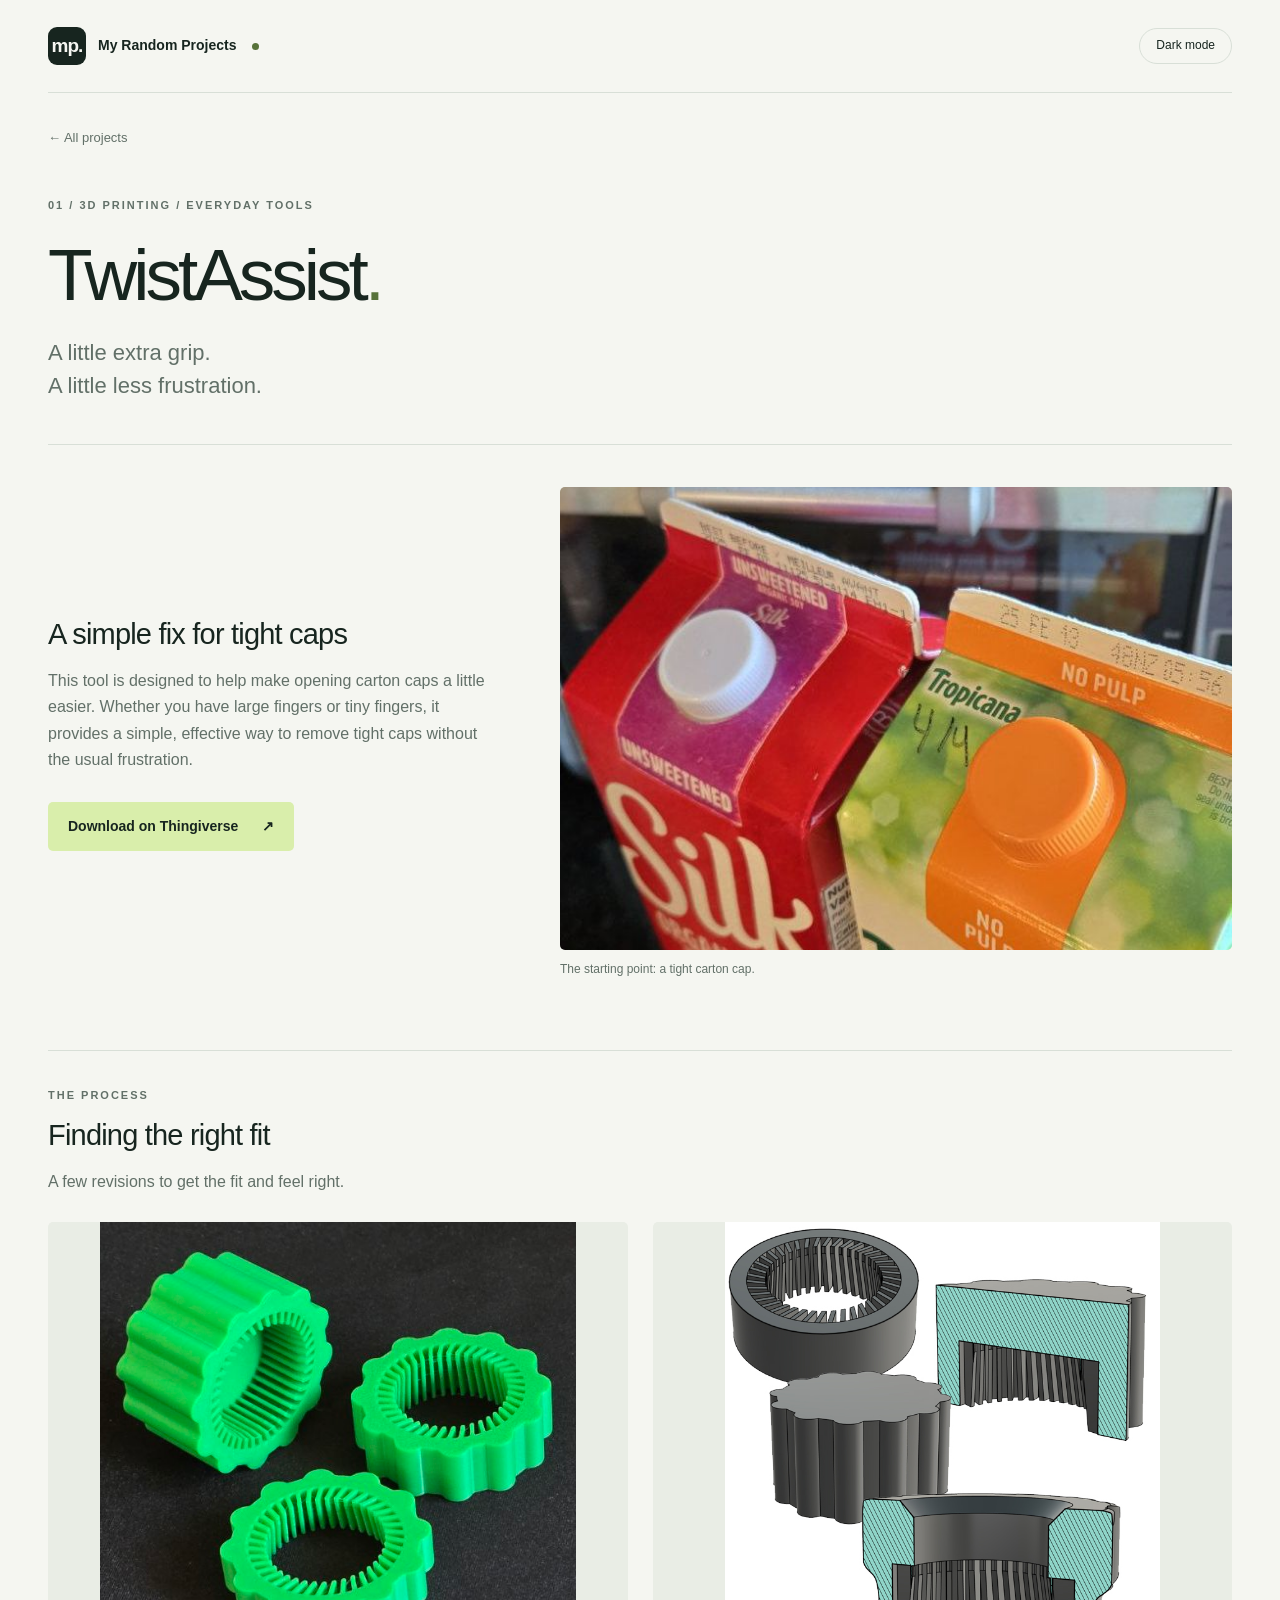
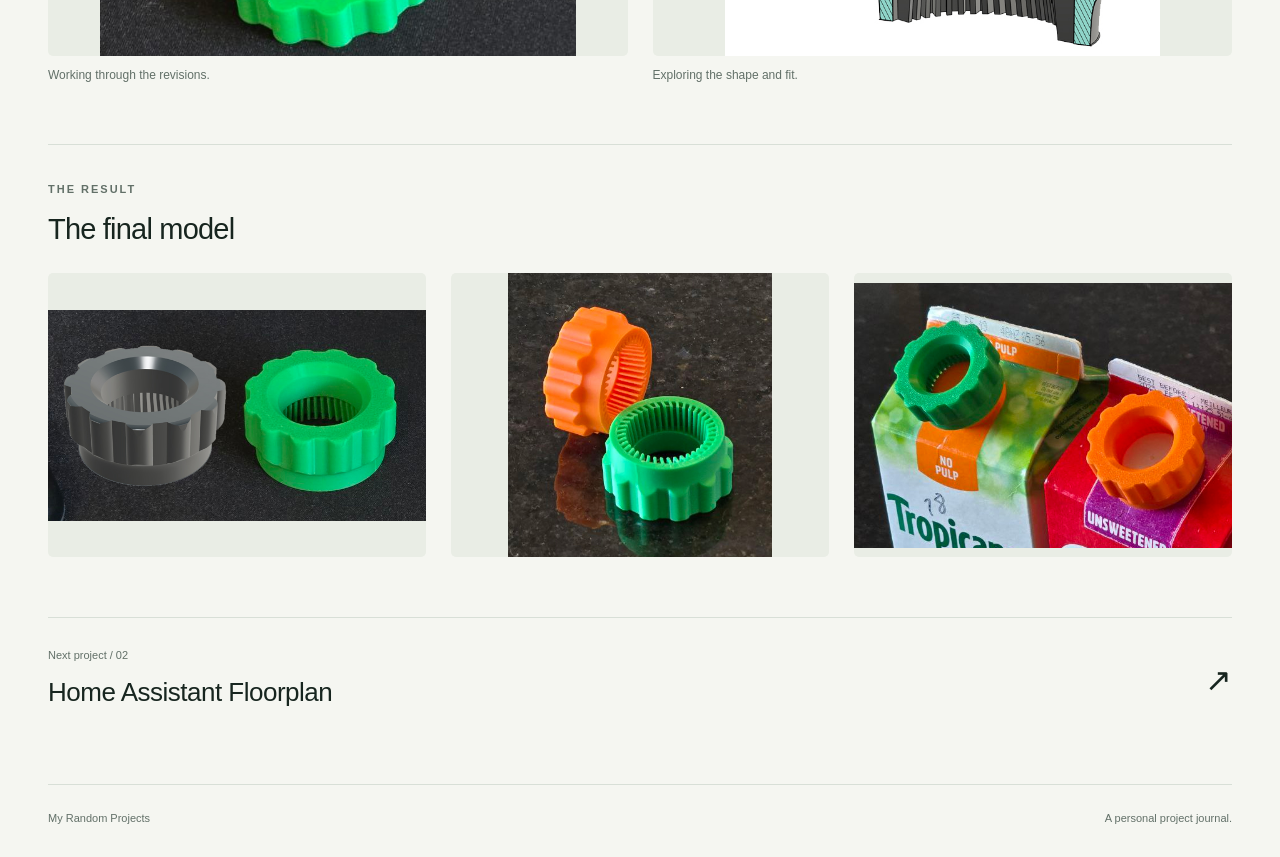
<file: twistassist.html>
<!doctype html>
<html lang="en">
<head>
<meta charset="utf-8"><meta name="viewport" content="width=device-width, initial-scale=1">
<meta name="description" content="A 3D-printed tool to make tight carton caps easier to open, from early revisions to the final model."><meta name="color-scheme" content="light dark">
<title>TwistAssist — My Random Projects</title>
<link rel="stylesheet" href="style.css"><script src="theme.js"></script>
<link rel="icon" type="image/svg+xml" href="favicon.svg">
</head>
<body><a class="skip" href="#content">Skip to content</a>
<div class="shell"><header class="site-header"><a class="brand" href="index.html"><span class="brand-mark" aria-hidden="true">mp.</span> My Random Projects<span class="brand-dot" aria-hidden="true"></span></a><button class="theme-toggle" type="button" aria-pressed="false" hidden>Dark mode</button></header>
<main id="content"><a class="back" href="index.html">← All projects</a><header class="detail-head"><p class="eyebrow">01 / 3D printing / Everyday tools</p><h1>TwistAssist<span class="accent">.</span></h1><p class="detail-deck">A little extra grip.<br>A little less frustration.</p></header>
<section class="overview"><div><h2>A simple fix for tight caps</h2><p>This tool is designed to help make opening carton caps a little easier. Whether you have large fingers or tiny fingers, it provides a simple, effective way to remove tight caps without the usual frustration.</p><a class="button" href="https://www.thingiverse.com/thing:6917754">Download on Thingiverse <span aria-hidden="true">↗</span></a></div><figure><a href="images/cartoncap/carton.jpg"><img src="images/cartoncap/carton.jpg" alt="The carton cap that inspired TwistAssist"></a><figcaption>The starting point: a tight carton cap.</figcaption></figure></section>
<section class="project-section"><div class="section-heading"><span class="eyebrow">The process</span><h2>Finding the right fit</h2><p>A few revisions to get the fit and feel right.</p></div><div class="image-grid"><figure><a href="images/cartoncap/revisions.jpg"><img loading="lazy" src="images/cartoncap/revisions.jpg" alt="Several revisions of the TwistAssist cap opener"></a><figcaption>Working through the revisions.</figcaption></figure><figure><a href="images/cartoncap/models.jpg"><img loading="lazy" src="images/cartoncap/models.jpg" alt="TwistAssist model variations"></a><figcaption>Exploring the shape and fit.</figcaption></figure></div></section>
<section class="project-section"><div class="section-heading"><span class="eyebrow">The result</span><h2>The final model</h2></div><div class="image-grid three"><figure><a href="images/cartoncap/final.jpg"><img loading="lazy" src="images/cartoncap/final.jpg" alt="The finished TwistAssist opener"></a></figure><figure><a href="images/cartoncap/finaltwo.jpg"><img loading="lazy" src="images/cartoncap/finaltwo.jpg" alt="Another view of the finished opener"></a></figure><figure><a href="images/cartoncap/finalcarton.jpg"><img loading="lazy" src="images/cartoncap/finalcarton.jpg" alt="The finished TwistAssist fitted to a carton"></a></figure></div></section>
<a class="next" href="hassfloorplan.html"><div><small>Next project / 02</small><strong>Home Assistant Floorplan</strong></div><span aria-hidden="true">↗</span></a></main>
<footer><a href="index.html">My Random Projects</a><span>A personal project journal.</span></footer></div>
</body></html>
</file>
<file: style.css>
:root{--ink:#17251f;--muted:#627068;--line:#d8dfd7;--accent:#57723a;--paper:#f5f6f1;--surface:#e9ede5;--lime:#d9eeab;color-scheme:light}html[data-theme="dark"]{--ink:#ecf0e7;--muted:#acb8ac;--line:#35443a;--accent:#cee69f;--paper:#162019;--surface:#202e24;--lime:#d9eeab;color-scheme:dark}*{box-sizing:border-box}body{margin:0;background:var(--paper);color:var(--ink);font-family:Arial,Helvetica,sans-serif;line-height:1.65}a{color:inherit}button{font:inherit}a:focus-visible,button:focus-visible{outline:3px solid var(--accent);outline-offset:5px}.shell{width:min(1280px,100% - 96px);margin:auto}.site-header{display:flex;align-items:center;justify-content:space-between;gap:16px;padding:27px 0;border-bottom:1px solid var(--line)}.brand{display:flex;align-items:center;gap:12px;text-decoration:none;font-size:14px;font-weight:600}.brand-mark{background:var(--ink);color:var(--paper);font-size:19px;letter-spacing:-1px;width:38px;height:38px;display:grid;place-items:center;border-radius:9px}.brand-dot{height:7px;width:7px;border-radius:50%;background:var(--accent);margin-left:4px}.theme-toggle{color:var(--ink);background:transparent;border:1px solid var(--line);border-radius:30px;padding:7px 16px;font-size:12px;cursor:pointer}.theme-toggle:hover{background:var(--surface)}.page-head{display:flex;justify-content:space-between;align-items:flex-end;gap:32px;padding:68px 0 52px}.eyebrow{text-transform:uppercase;letter-spacing:2px;font-size:11px;font-weight:600;color:var(--muted);margin:0 0 22px}h1{font-size:clamp(46px,6.2vw,82px);line-height:1.03;letter-spacing:-4px;font-weight:500;margin:0}.accent{color:var(--accent)}.intro{color:var(--muted);font-size:16px;margin:0 0 3px;max-width:310px}.section-label{border-top:1px solid var(--line);display:flex;justify-content:space-between;align-items:center;padding:19px 0}.section-label h2,.section-label span{font-size:12px;font-weight:400;margin:0}.section-label span{color:var(--muted);letter-spacing:2px}.gallery{display:grid;grid-template-columns:1fr 1fr;gap:32px}.card{text-decoration:none;min-width:0}.photo{position:relative;aspect-ratio:1.45;overflow:hidden;border-radius:5px;background:#242727;display:grid;place-items:center}.photo.floor{background:#88b2b6}.photo img{display:block;width:100%;height:100%;object-fit:contain;transition:transform .35s}.card:hover .photo img{transform:scale(1.035)}.image-arrow{position:absolute;right:18px;bottom:18px;border-radius:50%;width:42px;height:42px;display:grid;place-items:center;background:var(--paper);color:var(--ink);font-size:23px}.card:hover .image-arrow{background:var(--lime);color:#17251f}.card-top{display:flex;justify-content:space-between;gap:12px;font-size:10px;text-transform:uppercase;letter-spacing:1.3px;color:var(--muted);margin:21px 0 9px}.card h2{font-weight:500;font-size:28px;line-height:1.2;letter-spacing:-.8px;margin:0 0 10px}.card p{font-size:15px;max-width:470px;color:var(--muted);margin:0 0 18px}.text-link{font-size:13px;text-underline-offset:5px;font-weight:600;display:inline-flex;gap:18px;align-items:center}.card .text-link{border-bottom:1px solid var(--line);padding-bottom:3px}.back{display:inline-block;margin:34px 0;text-decoration:none;font-size:13px;color:var(--muted)}.back:hover{text-decoration:underline}.detail-head{padding:14px 0 42px;max-width:1000px}.detail-head h1{font-size:clamp(42px,5.7vw,76px)}.detail-deck{font-size:22px;line-height:1.5;color:var(--muted);margin:24px 0 0}.overview{border-top:1px solid var(--line);padding:42px 0 12px;display:grid;grid-template-columns:.8fr 1.2fr;gap:64px;align-items:center}.overview p{color:var(--muted);max-width:470px}.overview h2,.section-heading h2{font-weight:500;font-size:29px;line-height:1.25;letter-spacing:-.8px;margin:0 0 16px}.button{display:inline-flex;gap:24px;align-items:center;background:var(--lime);color:#17251f;text-decoration:none;padding:13px 20px;border-radius:5px;font-size:14px;font-weight:600;margin-top:12px}.button:hover{background:#c9e591}figure{margin:0;min-width:0}figure a{display:block;border-radius:5px;overflow:hidden;background:var(--surface)}figure img{display:block;width:100%;max-height:580px;object-fit:contain}figcaption{font-size:12px;color:var(--muted);margin-top:10px}.project-section{margin-top:58px;padding-top:35px;border-top:1px solid var(--line)}.section-heading{margin-bottom:26px}.section-heading .eyebrow{display:block;margin-bottom:13px}.section-heading p{color:var(--muted);margin:0}.image-grid{display:grid;grid-template-columns:1fr 1fr;gap:25px}.image-grid img{aspect-ratio:4/3;object-fit:contain}.image-grid.three{grid-template-columns:repeat(3,1fr)}.wide-image img{max-height:800px}.next{display:flex;justify-content:space-between;align-items:center;border-top:1px solid var(--line);margin-top:60px;padding-top:28px;text-decoration:none}.next small{display:block;color:var(--muted);font-size:11px;margin-bottom:7px}.next strong{font-size:26px;font-weight:500;letter-spacing:-.5px}.next>span{font-size:32px}.next:hover strong{text-decoration:underline;text-underline-offset:5px}footer{display:flex;justify-content:space-between;gap:20px;border-top:1px solid var(--line);margin-top:70px;padding:24px 0 30px;font-size:11px;color:var(--muted)}footer a{text-decoration:none}.skip{position:absolute;left:15px;top:-80px;padding:10px;background:var(--paper);z-index:5}.skip:focus{top:10px}.error-page{padding:85px 0}@media(max-width:760px){.shell{width:calc(100% - 40px)}.site-header{padding:20px 0}.brand{font-size:12px;gap:8px}.brand-dot{display:none}.theme-toggle{padding:7px 11px}.page-head{display:block;padding:44px 0 32px}h1{letter-spacing:-2.5px}.intro{margin-top:25px;font-size:15px}.intro br{display:none}.gallery{grid-template-columns:1fr;gap:40px}.card h2{font-size:26px}.photo{aspect-ratio:1.3}.overview{grid-template-columns:1fr;gap:28px;padding-top:28px}.detail-head{padding-bottom:30px}.detail-head h1{letter-spacing:-2px}.detail-deck{font-size:19px}.image-grid,.image-grid.three{grid-template-columns:1fr;gap:26px}.project-section{margin-top:36px}.next strong{font-size:22px}footer{margin-top:45px}.eyebrow{letter-spacing:1.5px}}@media(prefers-reduced-motion:reduce){*{transition:none!important}}
/* Floorplan work-in-progress state */
.status-badge{display:inline-flex;align-items:center;gap:9px;border:1px solid var(--line);border-radius:30px;padding:6px 12px;font-size:11px;font-weight:600;letter-spacing:.4px;color:var(--ink);background:var(--paper)}
.status-badge::before{content:"";width:6px;height:6px;border-radius:50%;background:var(--accent)}
.photo.wip-preview{background:var(--surface);border:1px solid var(--line);padding:30px}
.wip-preview-label{display:flex;flex-direction:column;align-items:flex-start;gap:19px}
.wip-preview-title{font-size:clamp(30px,3.5vw,48px);line-height:1.1;letter-spacing:-1.8px}
.wip-preview-note{font-size:12px;color:var(--muted)}
.wip-panel{border:1px solid var(--line);border-radius:5px;background:var(--surface);padding:clamp(28px,6vw,72px)}
.wip-panel h2{font-size:clamp(34px,4vw,52px);font-weight:500;letter-spacing:-1.8px;line-height:1.15;margin:28px 0 18px}
.wip-panel p{color:var(--muted);max-width:490px;margin:0 0 28px}
/* Air quality monitor project */
.gallery-three{grid-template-columns:repeat(3,minmax(0,1fr))}.gallery-three .card h2{font-size:25px}.gallery-three .wip-preview-title{font-size:clamp(27px,3vw,42px)}
.project-jumps{display:flex;flex-wrap:wrap;gap:12px 25px;margin-top:28px;font-size:13px}.project-jumps a{text-underline-offset:5px}
.reading-list{list-style:none;padding:0;margin:28px 0;display:grid;grid-template-columns:repeat(5,minmax(0,1fr));border:1px solid var(--line);border-radius:5px;background:var(--surface)}.reading-list li{padding:20px;border-right:1px solid var(--line)}.reading-list li:last-child{border-right:0}.reading-list strong{display:block;font-size:17px;font-weight:500}.reading-list span{font-size:12px;color:var(--muted)}
.build-notes{display:grid;grid-template-columns:repeat(3,minmax(0,1fr));gap:32px;margin-top:32px}.build-notes h3,.download-card h3{font-size:21px;font-weight:500;letter-spacing:-.5px;margin:0 0 12px}.build-notes p,.download-card p{font-size:15px;color:var(--muted);margin:0}.aq-rear{margin:30px auto 0;max-width:850px}.aq-rear img{max-height:650px}.download-grid{display:grid;grid-template-columns:1fr 1fr;gap:24px}.download-card{padding:30px;border:1px solid var(--line);border-radius:5px;background:var(--surface)}.download-card .eyebrow{display:block;margin-bottom:15px}.download-card .status-badge{margin-top:24px}
@media(max-width:1000px){.gallery-three{grid-template-columns:1fr 1fr}.build-notes{grid-template-columns:1fr;gap:22px}.reading-list li{padding:14px}}@media(max-width:760px){.gallery-three,.download-grid{grid-template-columns:1fr}.reading-list{grid-template-columns:1fr 1fr}.reading-list li{border:0;border-bottom:1px solid var(--line)}.reading-list li:last-child{border-bottom:0;grid-column:1/-1}.download-card{padding:24px}.project-jumps{gap:12px 20px}}
.configuration-details{margin-top:28px;border:1px solid var(--line);border-radius:5px;padding:20px 24px}.configuration-details summary{cursor:pointer;font-weight:600}.configuration-details p,.configuration-details li{color:var(--muted);font-size:14px}.configuration-details code{overflow-wrap:anywhere}
/* Confirmed air quality monitor parts */
.parts-grid{display:grid;grid-template-columns:repeat(2,minmax(0,1fr));gap:24px}.part-card{min-width:0;border:1px solid var(--line);border-radius:5px;overflow:hidden;background:var(--surface)}.part-image{display:block;background:#fff;padding:22px;aspect-ratio:16/10}.part-image img{display:block;width:100%;height:100%;object-fit:contain}.part-copy{padding:25px}.part-copy .eyebrow{margin:0 0 12px}.part-copy h3{font-size:23px;line-height:1.25;font-weight:500;letter-spacing:-.5px;margin:0 0 12px}.part-copy>p:not(.eyebrow){color:var(--muted);font-size:14px;margin:0}.part-copy dl{display:grid;grid-template-columns:110px minmax(0,1fr);gap:8px 14px;font-size:13px;border-top:1px solid var(--line);padding-top:18px;margin:20px 0 0}.part-copy dt{color:var(--muted)}.part-copy dd{margin:0;overflow-wrap:anywhere}@media(max-width:760px){.parts-grid{grid-template-columns:1fr}.part-copy{padding:22px}.part-image{padding:18px}}

/* Preserve complete shade photos, including portrait shots. */
.shade-gallery{align-items:start}.shade-gallery img{aspect-ratio:4000/1848;height:auto;max-height:620px}.shade-gallery img[width="1848"]{aspect-ratio:1848/4000}.shade-gallery figure:only-child{grid-column:1/-1}

.floorplan-main{margin-bottom:32px}.floorplan-main img{height:auto}
</file>
